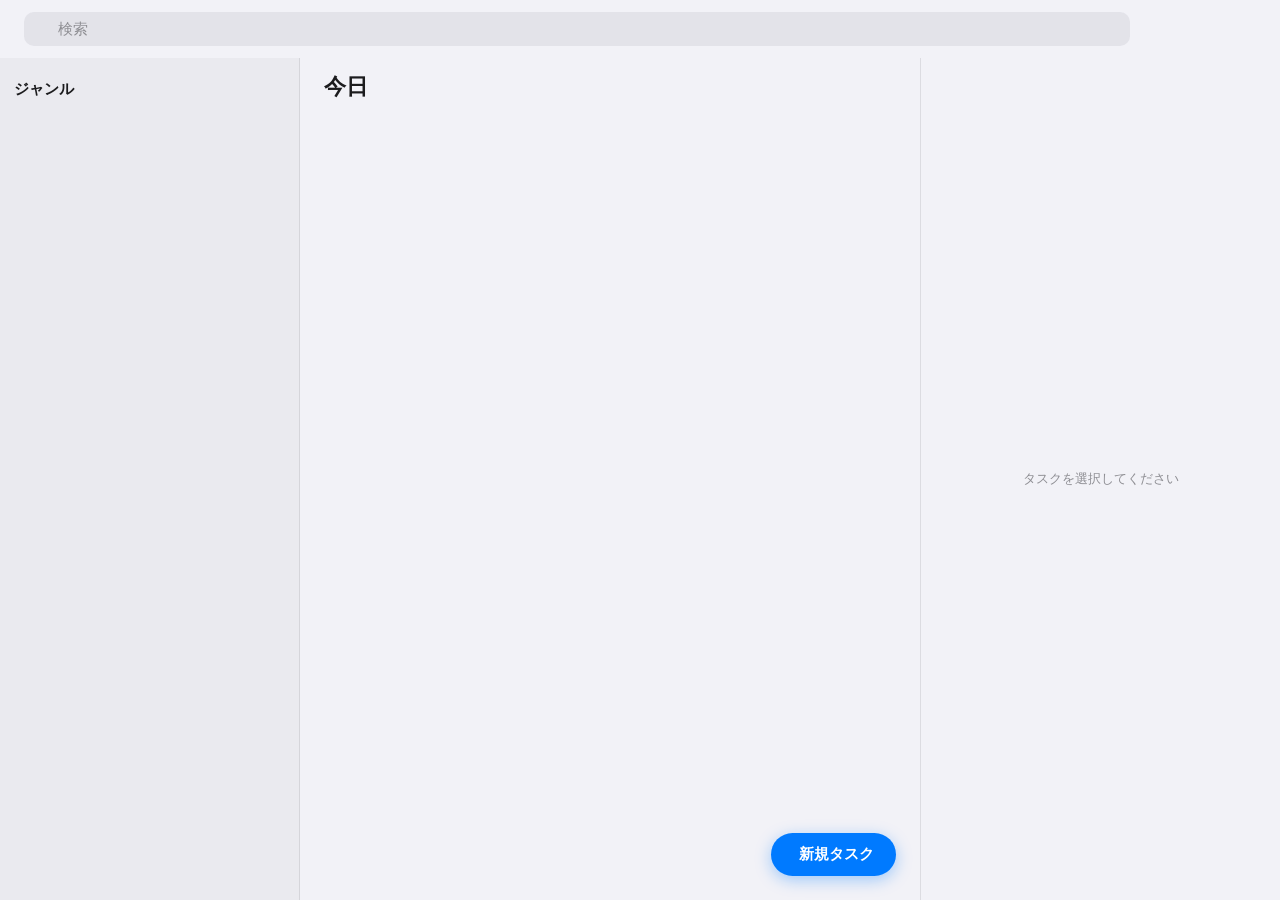
<file: web/index.html>
<!DOCTYPE html>
<html lang="ja">
<head>
<meta charset="UTF-8">
<meta name="viewport" content="width=device-width, initial-scale=1.0">
<title>タスク管理</title>
<link rel="stylesheet" href="css/app.css">
</head>
<body data-view="dashboard">

<div class="reminders-app">

  <!-- ===== 上部バー ===== -->
  <header class="top-bar">
    <div class="search-container" id="search-container">
      <span class="search-icon" id="search-icon"></span>
      <input type="text" id="search-input" class="search-input" placeholder="検索" autocomplete="off">
      <button class="search-clear" id="search-clear" title="クリア"></button>
    </div>
    <button class="bar-btn" id="filter-btn" title="絞り込み"></button>
    <button class="bar-btn" id="calendar-link" title="カレンダー（別ウィンドウ）"></button>
    <div class="menu-wrap">
      <button class="bar-btn" id="menu-btn" title="メニュー"></button>
      <div class="menu-pop" id="menu-pop">
        <button class="menu-item" id="manage-btn"><span id="manage-icon"></span>ジャンル・カテゴリ管理</button>
        <button class="menu-item" id="settings-btn"><span id="settings-icon"></span>設定</button>
      </div>
    </div>
  </header>

  <!-- ===== 絞り込みパネル ===== -->
  <div class="filter-panel" id="filter-panel">
    <div class="filter-grid">
      <label class="filter-field"><span>ジャンル</span><select id="f-genre"></select></label>
      <label class="filter-field"><span>カテゴリ</span><select id="f-category"></select></label>
      <label class="filter-field"><span>フラグ</span>
        <select id="f-priority">
          <option value="">すべて</option>
          <option value="1">フラグあり</option>
          <option value="0">フラグなし</option>
        </select>
      </label>
      <div class="filter-field filter-show">
        <span>ステータス</span>
        <div class="check-row">
          <label class="check-item">
            <input type="checkbox" id="f-show-pending"> 保留済のみ
          </label>
          <label class="check-item">
            <input type="checkbox" id="f-show-completed"> 実行済のみ
          </label>
        </div>
      </div>
      <div class="filter-field filter-range">
        <span>期限の範囲</span>
        <div class="range-row">
          <input type="date" id="f-due-from" aria-label="期限の開始">
          <span class="range-sep">〜</span>
          <input type="date" id="f-due-to" aria-label="期限の終了">
        </div>
      </div>
    </div>
    <div class="filter-actions">
      <button id="f-clear">条件をクリア</button>
    </div>
  </div>

  <!-- ===== ダッシュボード（狭い時は既定表示／広い時は常設サイドバー） ===== -->
  <div class="scroll-content" id="dashboard-view">
    <section class="smart-lists" id="smart-lists"></section>
    <section class="project-lists">
      <h3 class="section-title">ジャンル</h3>
      <div class="project-list-items" id="genre-list-items"></div>
    </section>
  </div>

  <!-- ===== タスク一覧 ===== -->
  <div class="task-list-view" id="task-list-view">
    <div class="list-header">
      <button class="back-btn" id="back-btn"><span id="back-icon"></span>リスト</button>
      <h2 class="list-title" id="list-title">今日</h2>
      <span class="list-count" id="list-count"></span>
      <button class="sort-btn" id="bulk-btn" title="選んだタスクをまとめて変更"></button>
      <button class="sort-btn" id="sort-btn" title="ドラッグで並び替え"></button>
    </div>
    <div class="active-filters" id="active-filters"></div>
    <div class="task-items">
      <div class="task-items-card" id="task-items-card"></div>
    </div>

    <!-- 一括変更モードの間だけ出す。「変更しない」の項目は各タスクのまま -->
    <div class="bulk-panel" id="bulk-panel">
      <div class="bulk-head">
        <span class="bulk-count" id="bulk-count"></span>
        <button class="bulk-link" id="bulk-all"></button>
        <span class="bulk-spacer"></span>
        <button class="bulk-link" id="bulk-cancel">やめる</button>
      </div>
      <div class="bulk-grid">
        <label class="bulk-field bulk-due"><span>期限</span>
          <select id="b-due">
            <option value="">変更しない</option>
            <option value="set">日付を指定</option>
            <option value="clear">期限なしにする</option>
          </select>
          <span class="bulk-dates" id="b-dates">
            <input type="date" id="b-start" title="開始日">
            <span>〜</span>
            <input type="date" id="b-end" title="終了日（空なら1日だけ）">
          </span>
        </label>
        <label class="bulk-field"><span>フラグ</span>
          <select id="b-flag">
            <option value="">変更しない</option>
            <option value="1">あり</option>
            <option value="0">なし</option>
          </select>
        </label>
        <label class="bulk-field"><span>ジャンル</span><select id="b-genre"></select></label>
        <label class="bulk-field"><span>カテゴリ</span><select id="b-cat"></select></label>
        <label class="bulk-field"><span>ステータス</span>
          <select id="b-status">
            <option value="">変更しない</option>
            <option value="active">未完了</option>
            <option value="pending">保留</option>
            <option value="completed">完了</option>
          </select>
        </label>
      </div>
    </div>
  </div>

  <!-- ===== FAB ===== -->
  <button class="fab" id="fab-add"><span id="fab-icon"></span><span class="fab-label">新規タスク</span></button>

  <!-- ===== 詳細（〜1023pxはボトムシート／1024px〜は右サイドの固定パネル） ===== -->
  <div class="detail-overlay" id="detail-overlay"></div>
  <div class="detail-panel" id="detail-panel">
    <div class="detail-header">
      <button class="detail-cancel" id="detail-cancel">キャンセル</button>
      <h3 id="detail-title">詳細</h3>
      <button class="detail-save" id="detail-save">完了</button>
    </div>
    <div class="detail-body">
      <textarea class="detail-textarea" id="d-content" placeholder="タスク内容"></textarea>
      <textarea class="detail-textarea" id="d-result" placeholder="結果メモ" style="min-height:60px"></textarea>

      <div class="detail-grouped">
        <div class="detail-row">
          <span id="i-date"></span>
          <span class="detail-row-label" id="d-date-label">期限</span>
          <input type="date" id="d-start">
          <button type="button" class="range-toggle-btn" id="d-range" title="期間で指定する"></button>
        </div>
        <div class="detail-row" id="d-end-row" style="display:none">
          <span id="i-date-end"></span>
          <span class="detail-row-label">終了日</span>
          <input type="date" id="d-end">
        </div>
        <div class="detail-row">
          <span id="i-flag"></span>
          <span class="detail-row-label">フラグ</span>
          <label class="ios-toggle">
            <input type="checkbox" id="d-priority"><span class="toggle-slider"></span>
          </label>
        </div>
        <div class="detail-row">
          <span id="i-genre"></span>
          <span class="detail-row-label">ジャンル</span>
          <select id="d-genre"></select>
        </div>
        <div class="detail-row">
          <span id="i-cat"></span>
          <span class="detail-row-label">カテゴリ</span>
          <select id="d-category"></select>
        </div>
        <div class="detail-row">
          <span id="i-status"></span>
          <span class="detail-row-label">ステータス</span>
          <select id="d-status">
            <option value="active">未完了</option>
            <option value="pending">保留</option>
            <option value="completed">完了</option>
          </select>
        </div>
      </div>

      <button class="detail-delete-btn" id="d-delete"><span id="i-trash"></span>タスクを削除</button>
      <div class="confirm-box" id="d-confirm">
        <p>このタスクを削除します。元に戻せません。</p>
        <div class="confirm-actions">
          <button id="d-confirm-no">やめる</button>
          <button id="d-confirm-yes" class="danger">削除する</button>
        </div>
      </div>
    </div>
  </div>
</div>

<!-- ===== ジャンル・カテゴリ管理 ===== -->
<!-- 一覧と編集の2ビューを data-mview で切り替える。
     改名に prompt() を使うと WebView2 では戻ってこないため、
     入力はすべてこのモーダルの中で行う。 -->
<div class="modal" id="manage-modal">
  <div class="modal-content" id="manage-content" data-mview="list">

    <div class="modal-header" data-mfor="list">
      <span style="width:52px"></span>
      <h2>ジャンル・カテゴリ管理</h2>
      <button class="modal-close" id="manage-close">完了</button>
    </div>

    <div class="modal-header" data-mfor="edit">
      <button class="modal-back" id="edit-back"><span id="edit-back-icon"></span>戻る</button>
      <h2 id="edit-title">編集</h2>
      <button class="modal-close" id="edit-save">保存</button>
    </div>

    <div class="modal-body" data-mfor="list">
      <div class="modal-panel">
        <span class="panel-title">ジャンル</span>
        <div class="panel-add-form">
          <input type="text" id="new-genre" class="panel-add-input" placeholder="新規ジャンル名">
          <button class="panel-add-btn" id="add-genre" title="追加"></button>
        </div>
        <ul class="panel-list" id="genre-panel"></ul>
        <p class="panel-hint">↑↓ で並び替え。鉛筆マークで名前と色を編集できます。</p>
      </div>
      <div class="modal-panel">
        <div style="display:flex;align-items:center">
          <span class="panel-title">カテゴリ</span>
          <span class="selected-customer-label" id="selected-genre-label"></span>
        </div>
        <div class="panel-add-form" id="cat-add-form" style="display:none">
          <input type="text" id="new-cat" class="panel-add-input" placeholder="新規カテゴリ名">
          <button class="panel-add-btn" id="add-cat" title="追加"></button>
        </div>
        <div class="panel-placeholder" id="cat-placeholder">ジャンルを選択してください</div>
        <ul class="panel-list" id="cat-panel" style="display:none"></ul>
      </div>
    </div>

    <div class="modal-edit" data-mfor="edit">
      <div class="edit-field">
        <label for="edit-name">名前</label>
        <input type="text" id="edit-name" autocomplete="off">
      </div>

      <div class="edit-field" id="edit-color-field">
        <label>色</label>
        <div class="color-row" id="edit-colors"></div>
      </div>

      <p class="edit-note" id="edit-note"></p>

      <div class="edit-danger">
        <button class="btn-wide-danger" id="edit-delete"><span id="edit-del-icon"></span>削除</button>
        <div class="confirm-box" id="edit-confirm">
          <p id="edit-confirm-text"></p>
          <div class="confirm-actions">
            <button id="edit-confirm-no">やめる</button>
            <button id="edit-confirm-yes" class="danger">削除する</button>
          </div>
        </div>
      </div>
    </div>

  </div>
</div>

<!-- ===== 設定 ===== -->
<div class="modal" id="settings-modal">
  <div class="modal-content settings-content">
    <div class="modal-header">
      <button class="modal-back" id="settings-cancel">キャンセル</button>
      <h2>設定</h2>
      <button class="modal-close" id="settings-save">保存</button>
    </div>

    <div class="settings-body">
      <section class="settings-group">
        <h3>バックアップ</h3>
        <div class="settings-card">
          <label class="settings-row">
            <span class="settings-label">起動時にバックアップする</span>
            <input type="checkbox" class="switch" id="s-backup-enabled">
          </label>
          <div class="settings-row stack">
            <span class="settings-label">保存先フォルダ</span>
            <div class="path-field">
              <input type="text" id="s-backup-dir" autocomplete="off">
              <button class="path-btn" data-browse="s-backup-dir">参照</button>
            </div>
          </div>
          <label class="settings-row">
            <span class="settings-label">残す世代数</span>
            <span class="num-field"><input type="number" id="s-backup-keep" min="1" max="100">世代</span>
          </label>
          <div class="settings-row">
            <span class="settings-hint">1日1ファイル（todo_YYYYMMDD.db）。同じ日は上書きします。</span>
            <button class="settings-action" id="s-backup-now">今すぐバックアップ</button>
          </div>
        </div>
      </section>

      <section class="settings-group">
        <h3>期限の通知</h3>
        <div class="settings-card">
          <label class="settings-row">
            <span class="settings-label">起動時に通知する</span>
            <input type="checkbox" class="switch" id="s-notify-startup">
          </label>
          <label class="settings-row">
            <span class="settings-label">定期的に通知する間隔</span>
            <span class="num-field"><input type="number" id="s-notify-interval" min="0" max="1440">分</span>
          </label>
          <label class="settings-row">
            <span class="settings-label">今日が期限のタスクも含める</span>
            <input type="checkbox" class="switch" id="s-notify-today">
          </label>
          <label class="settings-row">
            <span class="settings-label">自動で閉じるまで</span>
            <span class="num-field"><input type="number" id="s-notify-close" min="0" max="600">秒</span>
          </label>
          <div class="settings-row">
            <span class="settings-hint">間隔・秒数は 0 にすると「しない」。</span>
            <button class="settings-action" id="s-notify-test">いま通知する</button>
          </div>
        </div>
      </section>

      <section class="settings-group">
        <h3>CSV取込</h3>
        <div class="settings-card">
          <div class="settings-row stack">
            <span class="settings-label">取込フォルダ</span>
            <div class="path-field">
              <input type="text" id="s-import-dir" autocomplete="off">
              <button class="path-btn" data-browse="s-import-dir">参照</button>
            </div>
          </div>
          <div class="settings-row">
            <span class="settings-hint">起動時にこのフォルダの .csv を取り込みます。</span>
            <button class="settings-action" id="s-import-now">いま取り込む</button>
          </div>
        </div>
      </section>

      <p class="settings-error" id="settings-error"></p>
    </div>
  </div>
</div>

<div class="toast" id="toast"></div>

<script src="js/icons.js"></script>
<script src="js/api.js"></script>
<script src="js/app.js"></script>
</body>
</html>
</file>
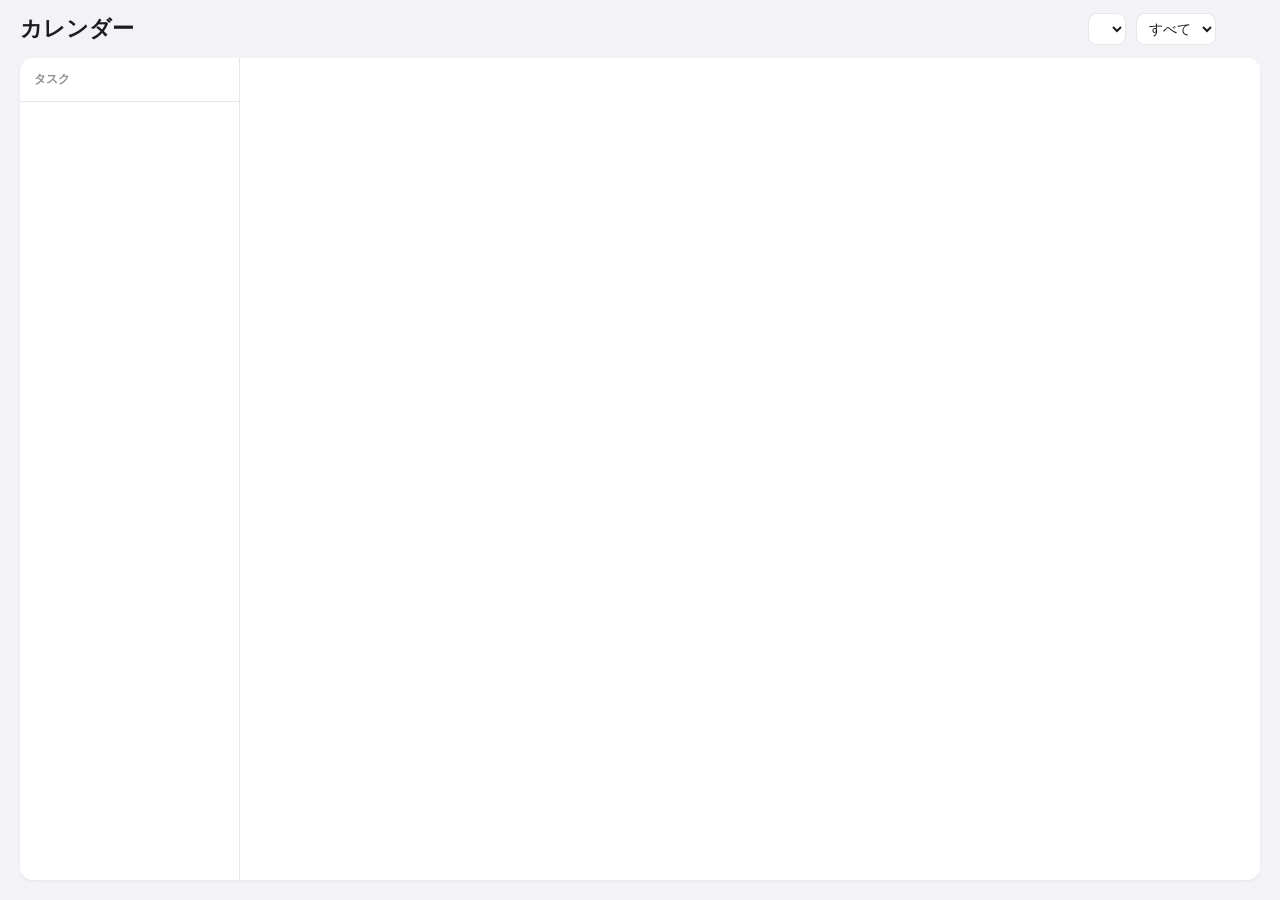
<file: web/calendar.html>
<!DOCTYPE html>
<html lang="ja">
<head>
<meta charset="UTF-8">
<meta name="viewport" content="width=device-width, initial-scale=1.0">
<title>カレンダー｜タスク管理</title>
<link rel="stylesheet" href="css/app.css">
</head>
<body>

<div class="cal-page">
  <div class="cal-header">
    <button class="back-btn" id="back-btn"><span id="back-icon"></span>閉じる</button>
    <h1>カレンダー</h1>
    <select id="genre-filter"></select>
    <select id="status-filter">
      <option value="">すべて</option>
      <option value="active">未完了</option>
      <option value="pending">保留</option>
      <option value="completed">完了</option>
    </select>
    <button class="bar-btn" id="today-btn" title="今日へ"></button>
  </div>

  <div class="cal-body">
    <div class="cal-labels">
      <div class="cal-labels-head">タスク</div>
      <div class="cal-labels-body" id="cal-labels"></div>
    </div>
    <div class="cal-scroll" id="cal-scroll">
      <div class="cal-grid">
        <div class="cal-dates" id="cal-dates"></div>
        <div class="cal-rows" id="cal-rows"></div>
      </div>
    </div>
  </div>
</div>

<div class="cal-tooltip" id="tooltip"></div>

<script src="js/icons.js"></script>
<script src="js/api.js"></script>
<script src="js/calendar.js"></script>
</body>
</html>
</file>
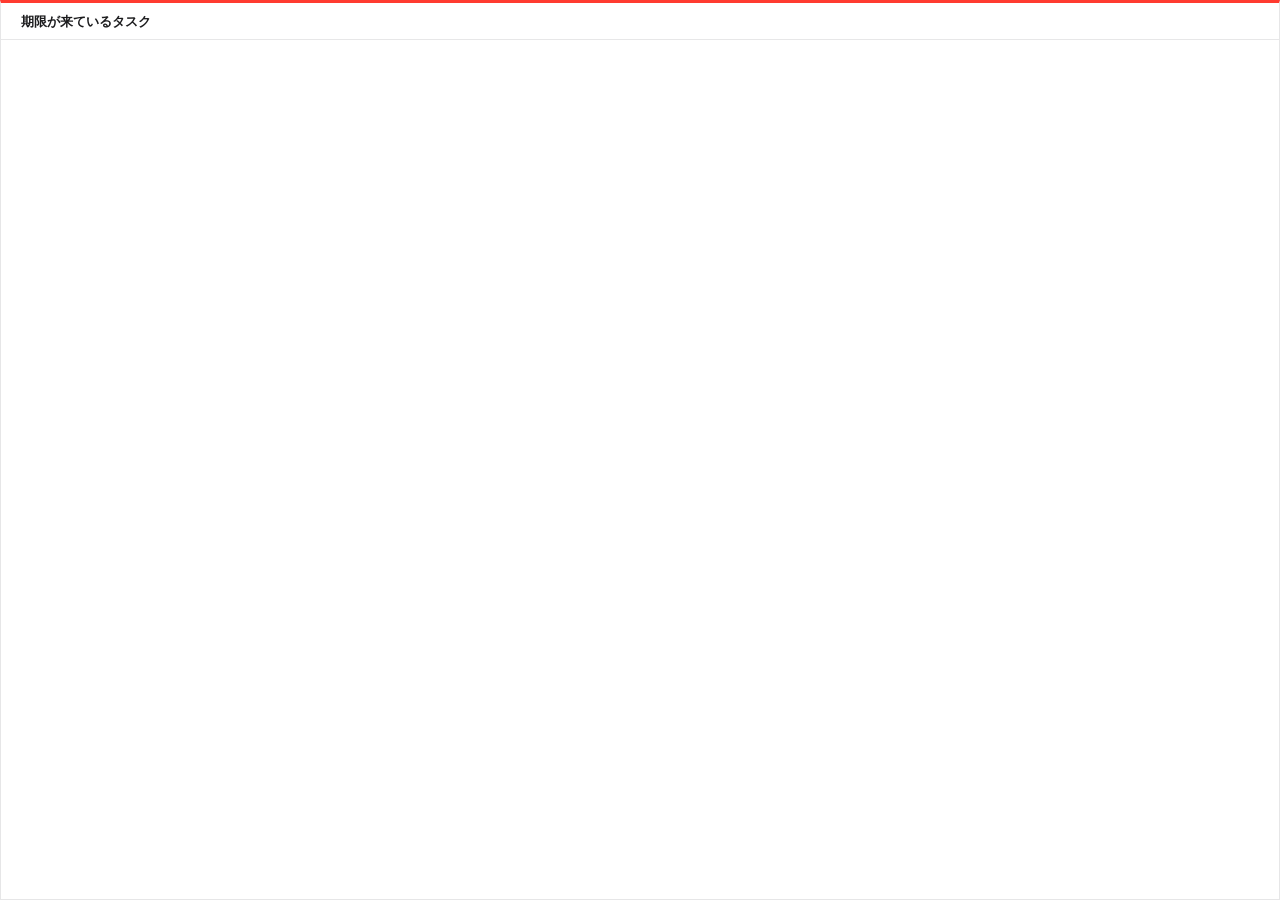
<file: web/notify.html>
<!DOCTYPE html>
<html lang="ja">
<head>
<meta charset="UTF-8">
<meta name="viewport" content="width=device-width, initial-scale=1.0">
<title>期限のお知らせ｜タスク管理</title>
<link rel="stylesheet" href="css/app.css">
</head>
<body class="notify-page">

<div class="notify">
  <div class="notify-head">
    <span class="notify-icon" id="notify-icon"></span>
    <span class="notify-title" id="notify-title">期限が来ているタスク</span>
    <button class="notify-close" id="notify-close" title="閉じる"></button>
  </div>
  <div class="notify-list" id="notify-list"></div>
</div>

<script src="js/icons.js"></script>
<script src="js/api.js"></script>
<script src="js/notify.js"></script>
</body>
</html>
</file>
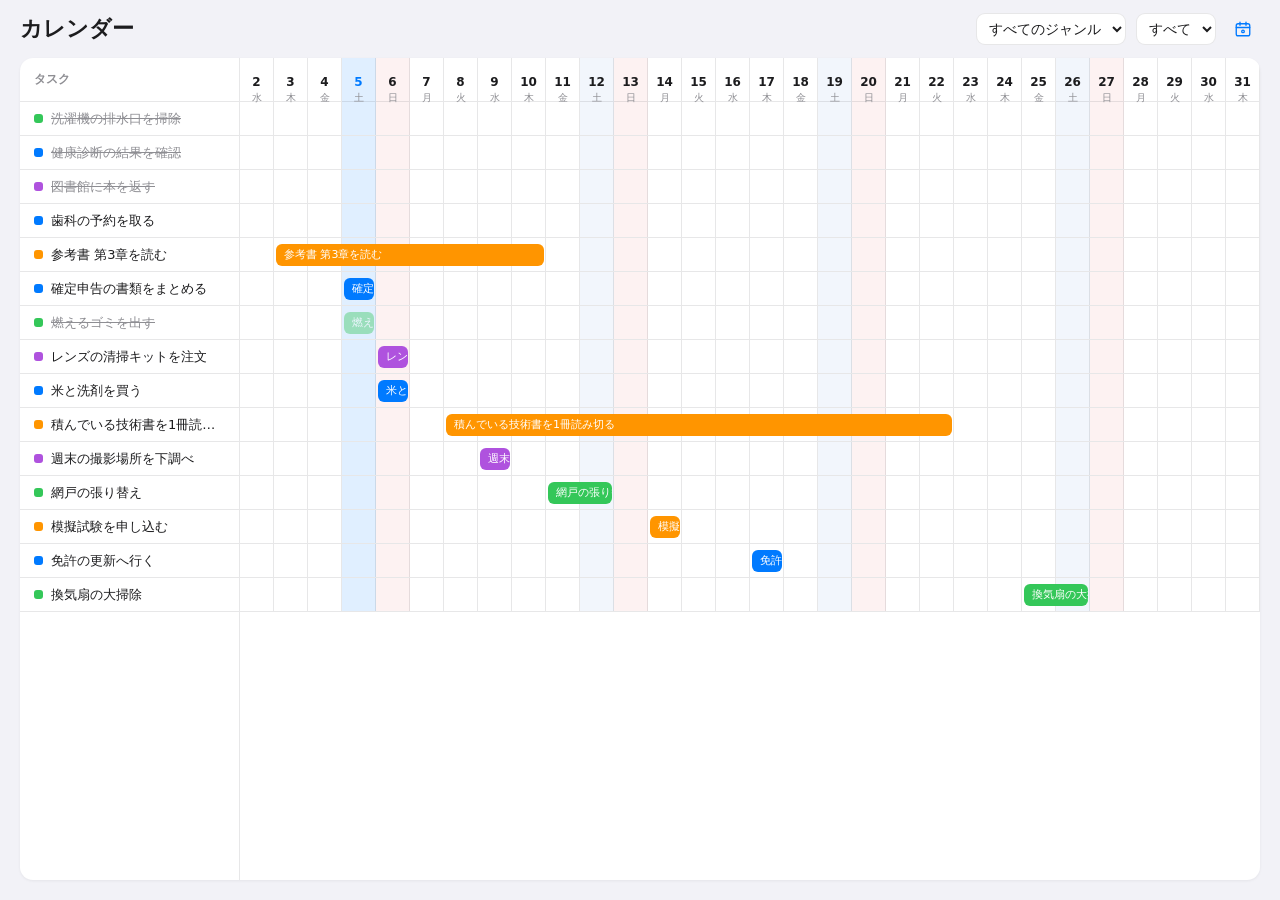
<file: .doc/mock/calendar.html>
<!DOCTYPE html>
<html lang="ja">
<head>
<meta charset="UTF-8">
<meta name="viewport" content="width=device-width, initial-scale=1.0">
<title>カレンダー｜タスク管理</title>
<link rel="stylesheet" href="css/app.css">
</head>
<body>

<div class="cal-page">
  <div class="cal-header">
    <button class="back-btn" id="back-btn"><span id="back-icon"></span>リスト</button>
    <h1>カレンダー</h1>
    <select id="genre-filter"></select>
    <select id="status-filter">
      <option value="">すべて</option>
      <option value="active">未完了</option>
      <option value="pending">保留</option>
      <option value="completed">完了</option>
    </select>
    <button class="bar-btn" id="today-btn" title="今日へ"></button>
  </div>

  <div class="cal-body">
    <div class="cal-labels">
      <div class="cal-labels-head">タスク</div>
      <div class="cal-labels-body" id="cal-labels"></div>
    </div>
    <div class="cal-scroll" id="cal-scroll">
      <div class="cal-grid">
        <div class="cal-dates" id="cal-dates"></div>
        <div class="cal-rows" id="cal-rows"></div>
      </div>
    </div>
  </div>
</div>

<div class="cal-tooltip" id="tooltip"></div>

<script src="js/mock-data.js"></script>
<script src="js/calendar.js"></script>
</body>
</html>
</file>
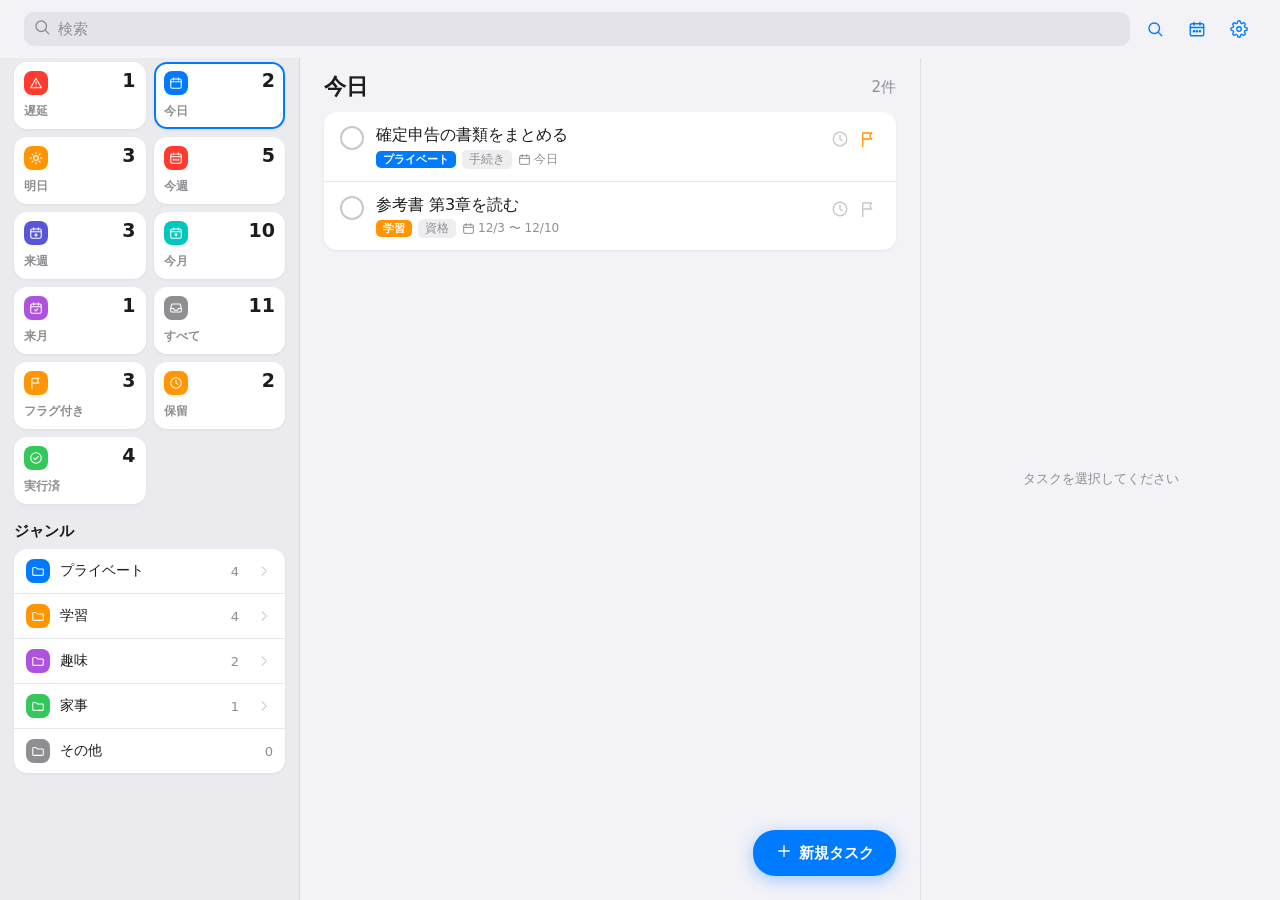
<file: .doc/mock/main.html>
<!DOCTYPE html>
<html lang="ja">
<head>
<meta charset="UTF-8">
<meta name="viewport" content="width=device-width, initial-scale=1.0">
<title>タスク管理</title>
<link rel="stylesheet" href="css/app.css">
</head>
<body data-view="dashboard">

<div class="reminders-app">

  <!-- ===== 上部バー ===== -->
  <header class="top-bar">
    <div class="search-container" id="search-container">
      <span class="search-icon" id="search-icon"></span>
      <input type="text" id="search-input" class="search-input" placeholder="検索" autocomplete="off">
      <button class="search-clear" id="search-clear" title="クリア"></button>
    </div>
    <button class="bar-btn" id="filter-btn" title="絞り込み"></button>
    <a class="bar-btn" href="calendar.html" id="calendar-link" title="カレンダー"></a>
    <button class="bar-btn" id="manage-btn" title="ジャンル・カテゴリ管理"></button>
  </header>

  <!-- ===== 絞り込みパネル ===== -->
  <div class="filter-panel" id="filter-panel">
    <div class="filter-grid">
      <label class="filter-field"><span>ジャンル</span><select id="f-genre"></select></label>
      <label class="filter-field"><span>カテゴリ</span><select id="f-category"></select></label>
      <label class="filter-field"><span>フラグ</span>
        <select id="f-priority">
          <option value="">すべて</option>
          <option value="1">フラグあり</option>
          <option value="0">フラグなし</option>
        </select>
      </label>
      <div class="filter-field filter-show">
        <span>ステータス</span>
        <div class="check-row">
          <label class="check-item">
            <input type="checkbox" id="f-show-pending"> 保留済のみ
          </label>
          <label class="check-item">
            <input type="checkbox" id="f-show-completed"> 実行済のみ
          </label>
        </div>
      </div>
      <div class="filter-field filter-range">
        <span>期限の範囲</span>
        <div class="range-row">
          <input type="date" id="f-due-from" aria-label="期限の開始">
          <span class="range-sep">〜</span>
          <input type="date" id="f-due-to" aria-label="期限の終了">
        </div>
      </div>
    </div>
    <div class="filter-actions">
      <button id="f-clear">条件をクリア</button>
    </div>
  </div>

  <!-- ===== ダッシュボード（狭い時は既定表示／広い時は常設サイドバー） ===== -->
  <div class="scroll-content" id="dashboard-view">
    <section class="smart-lists" id="smart-lists"></section>
    <section class="project-lists">
      <h3 class="section-title">ジャンル</h3>
      <div class="project-list-items" id="genre-list-items"></div>
    </section>
  </div>

  <!-- ===== タスク一覧 ===== -->
  <div class="task-list-view" id="task-list-view">
    <div class="list-header">
      <button class="back-btn" id="back-btn"><span id="back-icon"></span>リスト</button>
      <h2 class="list-title" id="list-title">今日</h2>
      <span class="list-count" id="list-count"></span>
    </div>
    <div class="active-filters" id="active-filters"></div>
    <div class="task-items">
      <div class="task-items-card" id="task-items-card"></div>
    </div>
  </div>

  <!-- ===== FAB ===== -->
  <button class="fab" id="fab-add"><span id="fab-icon"></span><span class="fab-label">新規タスク</span></button>

  <!-- ===== 詳細（〜1023pxはボトムシート／1024px〜は右サイドの固定パネル） ===== -->
  <div class="detail-overlay" id="detail-overlay"></div>
  <div class="detail-panel" id="detail-panel">
    <div class="detail-header">
      <button class="detail-cancel" id="detail-cancel">キャンセル</button>
      <h3 id="detail-title">詳細</h3>
      <button class="detail-save" id="detail-save">完了</button>
    </div>
    <div class="detail-body">
      <textarea class="detail-textarea" id="d-content" placeholder="タスク内容"></textarea>
      <textarea class="detail-textarea" id="d-result" placeholder="結果メモ" style="min-height:60px"></textarea>

      <div class="detail-grouped">
        <div class="detail-row">
          <span id="i-date"></span>
          <span class="detail-row-label" id="d-date-label">期限</span>
          <input type="date" id="d-start">
          <button type="button" class="range-toggle-btn" id="d-range" title="期間で指定する"></button>
        </div>
        <div class="detail-row" id="d-end-row" style="display:none">
          <span id="i-date-end"></span>
          <span class="detail-row-label">終了日</span>
          <input type="date" id="d-end">
        </div>
        <div class="detail-row">
          <span id="i-flag"></span>
          <span class="detail-row-label">フラグ</span>
          <label class="ios-toggle">
            <input type="checkbox" id="d-priority"><span class="toggle-slider"></span>
          </label>
        </div>
        <div class="detail-row">
          <span id="i-genre"></span>
          <span class="detail-row-label">ジャンル</span>
          <select id="d-genre"></select>
        </div>
        <div class="detail-row">
          <span id="i-cat"></span>
          <span class="detail-row-label">カテゴリ</span>
          <select id="d-category"></select>
        </div>
        <div class="detail-row">
          <span id="i-status"></span>
          <span class="detail-row-label">ステータス</span>
          <select id="d-status">
            <option value="active">未完了</option>
            <option value="pending">保留</option>
            <option value="completed">完了</option>
          </select>
        </div>
      </div>

      <button class="detail-delete-btn" id="d-delete"><span id="i-trash"></span>タスクを削除</button>
    </div>
  </div>
</div>

<!-- ===== ジャンル・カテゴリ管理 ===== -->
<!-- 一覧と編集の2ビューを data-mview で切り替える。
     改名に prompt() を使うと WebView2 では戻ってこないため、
     入力はすべてこのモーダルの中で行う。 -->
<div class="modal" id="manage-modal">
  <div class="modal-content" id="manage-content" data-mview="list">

    <div class="modal-header" data-mfor="list">
      <span style="width:52px"></span>
      <h2>ジャンル・カテゴリ管理</h2>
      <button class="modal-close" id="manage-close">完了</button>
    </div>

    <div class="modal-header" data-mfor="edit">
      <button class="modal-back" id="edit-back"><span id="edit-back-icon"></span>戻る</button>
      <h2 id="edit-title">編集</h2>
      <button class="modal-close" id="edit-save">保存</button>
    </div>

    <div class="modal-body" data-mfor="list">
      <div class="modal-panel">
        <span class="panel-title">ジャンル</span>
        <div class="panel-add-form">
          <input type="text" id="new-genre" class="panel-add-input" placeholder="新規ジャンル名">
          <button class="panel-add-btn" id="add-genre" title="追加"></button>
        </div>
        <ul class="panel-list" id="genre-panel"></ul>
        <p class="panel-hint">↑↓ で並び替え。鉛筆マークで名前と色を編集できます。</p>
      </div>
      <div class="modal-panel">
        <div style="display:flex;align-items:center">
          <span class="panel-title">カテゴリ</span>
          <span class="selected-customer-label" id="selected-genre-label"></span>
        </div>
        <div class="panel-add-form" id="cat-add-form" style="display:none">
          <input type="text" id="new-cat" class="panel-add-input" placeholder="新規カテゴリ名">
          <button class="panel-add-btn" id="add-cat" title="追加"></button>
        </div>
        <div class="panel-placeholder" id="cat-placeholder">ジャンルを選択してください</div>
        <ul class="panel-list" id="cat-panel" style="display:none"></ul>
      </div>
    </div>

    <div class="modal-edit" data-mfor="edit">
      <div class="edit-field">
        <label for="edit-name">名前</label>
        <input type="text" id="edit-name" autocomplete="off">
      </div>

      <div class="edit-field" id="edit-color-field">
        <label>色</label>
        <div class="color-row" id="edit-colors"></div>
      </div>

      <p class="edit-note" id="edit-note"></p>

      <div class="edit-danger">
        <button class="btn-wide-danger" id="edit-delete"><span id="edit-del-icon"></span>削除</button>
        <div class="confirm-box" id="edit-confirm">
          <p id="edit-confirm-text"></p>
          <div class="confirm-actions">
            <button id="edit-confirm-no">やめる</button>
            <button id="edit-confirm-yes" class="danger">削除する</button>
          </div>
        </div>
      </div>
    </div>

  </div>
</div>

<div class="toast" id="toast"></div>

<script src="js/mock-data.js"></script>
<script src="js/main.js"></script>
</body>
</html>
</file>
<file: web/css/app.css>
/* ============================================================
   Todoアプリ 画面モック
   移植元 public/electron-app.css のデザイン（iOSリマインダー風）を踏襲し、
   ウィンドウ幅・高さの縮小に耐えるようレスポンシブを追加したもの。
   本番 web/css/app.css の元になる。
   オフライン動作前提のため外部CDN・Webフォント・アイコンフォントは使わない
   （アイコンはインラインSVGで描く）。
   ============================================================ */

:root {
  /* iOS システムカラー（移植元と同一） */
  --ios-blue:   #007AFF;
  --ios-green:  #34C759;
  --ios-orange: #FF9500;
  --ios-red:    #FF3B30;
  --ios-purple: #AF52DE;
  --ios-indigo: #5856D6;
  --ios-teal:   #00C7BE;
  --ios-gray:   #8E8E93;

  /* 背景 */
  --bg-grouped: #F2F2F7;
  --bg-card:    #FFFFFF;
  --bg-search:  rgba(118, 118, 128, .12);

  /* 文字 */
  --text-primary:     #1C1C1E;
  --text-secondary:   #3C3C43;
  --text-tertiary:    #8E8E93;
  --text-placeholder: #C7C7CC;

  --separator: rgba(60, 60, 67, .12);

  --radius-card:   13px;
  --radius-search: 10px;
  --radius-fab:    22px;

  /* アプリ本体の横幅。レスポンシブの基準 */
  --app-max: 640px;

  --font: -apple-system, "Segoe UI", "Yu Gothic UI", "Meiryo",
          "Hiragino Sans", system-ui, sans-serif;
}

* { margin: 0; padding: 0; box-sizing: border-box; }

body {
  font-family: var(--font);
  background: var(--bg-grouped);
  color: var(--text-primary);
  height: 100vh;
  overflow: hidden;
  -webkit-font-smoothing: antialiased;
}

button, input, select, textarea { font-family: inherit; color: inherit; }
button { cursor: pointer; background: none; border: none; }

/* インラインSVGアイコンの既定サイズ */
.ic { width: 18px; height: 18px; flex-shrink: 0; }

/* ============================================================
   アプリ枠
   ============================================================ */

.reminders-app {
  height: 100vh;
  max-width: var(--app-max);
  margin: 0 auto;
  display: flex;
  flex-direction: column;
  overflow: hidden;
  position: relative;
}

/* ============================================================
   上部バー
   ============================================================ */

.top-bar {
  flex-shrink: 0;
  display: flex;
  align-items: center;
  gap: 8px;
  padding: 12px 20px;
  background: var(--bg-grouped);
}

.search-container { flex: 1; position: relative; min-width: 0; }

.search-container .search-icon {
  position: absolute;
  left: 9px;
  top: 50%;
  transform: translateY(-50%);
  color: var(--text-tertiary);
  pointer-events: none;
}

.search-input {
  width: 100%;
  padding: 8px 30px 8px 34px;
  border: none;
  border-radius: var(--radius-search);
  background: var(--bg-search);
  font-size: 15px;
  outline: none;
}

.search-input::placeholder { color: var(--text-tertiary); }

.search-clear {
  position: absolute;
  right: 6px;
  top: 50%;
  transform: translateY(-50%);
  color: var(--text-tertiary);
  display: none;
  padding: 2px;
  line-height: 0;
}

.search-container.filled .search-clear { display: block; }

.bar-btn {
  width: 34px;
  height: 34px;
  border-radius: 9px;
  display: grid;
  place-items: center;
  color: var(--ios-blue);
  flex-shrink: 0;
  text-decoration: none;
}

.bar-btn:hover { background: rgba(0, 122, 255, .09); }

/* ---- 歯車メニュー ---- */
.menu-wrap { position: relative; flex-shrink: 0; }
.menu-pop {
  display: none;
  position: absolute;
  top: 40px;
  right: 0;
  min-width: 220px;
  padding: 6px;
  background: var(--bg-card);
  border-radius: 12px;
  box-shadow: 0 10px 30px rgba(0, 0, 0, .18);
  z-index: 120;
}
.menu-pop.open { display: block; }
.menu-item {
  display: flex;
  align-items: center;
  gap: 10px;
  width: 100%;
  padding: 9px 10px;
  border-radius: 8px;
  font-size: 14px;
  text-align: left;
  white-space: nowrap;
}
.menu-item:hover { background: var(--bg-grouped); }
.menu-item span { display: flex; color: var(--ios-blue); }
.bar-btn.on { background: var(--ios-blue); color: #fff; }

.bar-btn .dotmark {
  position: absolute;
  margin: -14px 0 0 14px;
  width: 7px;
  height: 7px;
  border-radius: 50%;
  background: var(--ios-red);
}

/* ============================================================
   絞り込みパネル
   ============================================================ */

.filter-panel {
  flex-shrink: 0;
  display: none;
  background: var(--bg-card);
  border-radius: var(--radius-card);
  margin: 0 20px 10px;
  padding: 12px 14px;
  box-shadow: 0 1px 3px rgba(0, 0, 0, .06);
}

.filter-panel.open { display: block; }

.filter-grid {
  display: grid;
  grid-template-columns: repeat(auto-fit, minmax(150px, 1fr));
  gap: 10px 12px;
}

.filter-field { min-width: 0; }

.filter-field > span {
  display: block;
  font-size: 11px;
  font-weight: 600;
  color: var(--text-tertiary);
  margin-bottom: 3px;
}

.filter-field select,
.filter-field input {
  width: 100%;
  padding: 6px 8px;
  border: 1px solid var(--separator);
  border-radius: 8px;
  background: var(--bg-card);
  font-size: 14px;
  outline: none;
}

.filter-field select:focus,
.filter-field input:focus { border-color: var(--ios-blue); }

/* 期限の範囲・表示可否は1組として扱うため、2列分を使う */
.filter-range,
.filter-show { grid-column: span 2; }

.check-row {
  display: flex;
  flex-wrap: wrap;
  gap: 6px 16px;
  padding-top: 3px;
}

.check-item {
  display: inline-flex;
  align-items: center;
  gap: 6px;
  font-size: 13.5px;
  cursor: pointer;
  white-space: nowrap;
}

.check-item input { width: auto; accent-color: var(--ios-blue); }

.range-row { display: flex; align-items: center; gap: 6px; }
.range-row input { flex: 1; min-width: 0; }
.range-sep { color: var(--text-tertiary); flex-shrink: 0; font-size: 13px; }

/* 1列しか取れない幅では span 2 を解除する */
@media (max-width: 360px) {
  .filter-range,
  .filter-show { grid-column: auto; }
}

.filter-actions {
  display: flex;
  gap: 8px;
  margin-top: 12px;
}

.filter-actions button {
  flex: 1;
  padding: 8px;
  border-radius: 9px;
  font-size: 14px;
  font-weight: 600;
  background: var(--bg-search);
  color: var(--ios-blue);
}

/* 適用中の条件チップ */

.active-filters {
  display: flex;
  flex-wrap: wrap;
  gap: 6px;
  padding: 0 20px 10px;
}

.active-filters:empty { display: none; }

.chip {
  display: inline-flex;
  align-items: center;
  gap: 5px;
  background: var(--bg-card);
  border: 1px solid var(--separator);
  border-radius: 14px;
  padding: 3px 6px 3px 10px;
  font-size: 12px;
  color: var(--text-secondary);
}

.chip b { font-weight: 600; color: var(--text-primary); }
.chip button { color: var(--text-tertiary); line-height: 0; padding: 2px; }
.chip button:hover { color: var(--ios-red); }

/* ============================================================
   ダッシュボード
   ============================================================ */

.scroll-content {
  flex: 1;
  overflow-y: auto;
  padding: 4px 20px 100px;
}

/* スマートカード。auto-fit により幅に応じて 3→2→1 列へ自然に落ちる
   （640px では移植元と同じ3列になる） */
.smart-lists {
  display: grid;
  grid-template-columns: repeat(auto-fit, minmax(170px, 1fr));
  gap: 10px;
  margin-bottom: 24px;
}

.smart-card {
  background: var(--bg-card);
  border-radius: var(--radius-card);
  padding: 12px 14px;
  cursor: pointer;
  transition: transform .1s, box-shadow .15s;
  box-shadow: 0 1px 3px rgba(0, 0, 0, .06);
  text-align: left;
  width: 100%;
}

.smart-card:hover { transform: translateY(-1px); box-shadow: 0 4px 12px rgba(0, 0, 0, .10); }
.smart-card:active { transform: scale(.98); }

.smart-card-header {
  display: flex;
  align-items: flex-start;
  justify-content: space-between;
  margin-bottom: 8px;
}

.smart-icon {
  width: 30px;
  height: 30px;
  border-radius: 8px;
  display: grid;
  place-items: center;
  color: #fff;
}

.smart-count {
  font-size: 26px;
  font-weight: 700;
  line-height: 1;
  font-variant-numeric: tabular-nums;
}

.smart-label {
  font-size: 14px;
  font-weight: 600;
  color: var(--text-tertiary);
}

.section-title {
  font-size: 22px;
  font-weight: 700;
  margin-bottom: 12px;
}

/* ジャンルリスト */

.project-list-items {
  background: var(--bg-card);
  border-radius: var(--radius-card);
  box-shadow: 0 1px 3px rgba(0, 0, 0, .06);
  overflow: hidden;
}

.project-row {
  display: flex;
  align-items: center;
  padding: 14px 16px;
  cursor: pointer;
  transition: background .1s;
  gap: 12px;
  width: 100%;
  text-align: left;
}

.project-row:not(:last-child) { border-bottom: 1px solid var(--separator); }
.project-row:hover  { background: rgba(0, 0, 0, .03); }
.project-row:active { background: rgba(0, 0, 0, .06); }

.project-dot {
  width: 30px;
  height: 30px;
  border-radius: 8px;
  flex-shrink: 0;
  display: grid;
  place-items: center;
  color: #fff;
}

.project-name {
  flex: 1;
  font-size: 16px;
  font-weight: 500;
  min-width: 0;
  overflow: hidden;
  text-overflow: ellipsis;
  white-space: nowrap;
}

.project-count {
  font-size: 16px;
  color: var(--text-tertiary);
  font-weight: 500;
}

.project-row .caret {
  color: var(--text-placeholder);
  width: 14px;
  height: 14px;
  transition: transform .15s;
}

.project-row .caret.open { transform: rotate(90deg); }

/* 展開トグルは行本体より広めの当たり判定を持たせる */
.caret-wrap {
  display: grid;
  place-items: center;
  padding: 6px 2px 6px 8px;
  margin: -6px 0;
}

/* ジャンル配下のカテゴリ行 */

.category-row { padding-left: 58px; }
.category-row .project-name { font-size: 15px; color: var(--text-secondary); }

.project-empty, .task-empty {
  padding: 26px 20px;
  text-align: center;
  color: var(--text-tertiary);
  font-size: 14px;
}

/* ============================================================
   タスク一覧ビュー
   ============================================================ */

.task-list-view {
  flex: 1;
  display: flex;
  flex-direction: column;
  overflow: hidden;
}

.list-header {
  flex-shrink: 0;
  display: flex;
  align-items: center;
  padding: 10px 20px 14px;
  gap: 12px;
}

.back-btn {
  color: var(--ios-blue);
  font-size: 15px;
  font-weight: 500;
  display: flex;
  align-items: center;
  gap: 2px;
  flex-shrink: 0;
}

.list-title {
  font-size: 22px;
  font-weight: 700;
  flex: 1;
  min-width: 0;
  overflow: hidden;
  text-overflow: ellipsis;
  white-space: nowrap;
}

.list-count { font-size: 15px; color: var(--text-tertiary); flex-shrink: 0; }

/* 並び替えモードの切り替え。ON の間は「完了」に変わる */
.sort-btn {
  flex-shrink: 0;
  display: inline-flex;
  align-items: center;
  gap: 4px;
  color: var(--ios-blue);
  font-size: 15px;
  font-weight: 500;
  padding: 4px 10px;
  border-radius: 8px;
}
.sort-btn .ic { width: 16px; height: 16px; }
.sort-btn:hover { background: rgba(0, 122, 255, .08); }
.sort-btn.on { background: var(--ios-blue); color: #fff; font-weight: 600; }

/* 並び替えモード：つまみだけを出し、他の操作は隠す */
.task-grip {
  display: none;
  width: 32px;
  height: 32px;
  margin: -4px -6px -4px 0;
  place-items: center;
  color: var(--text-tertiary);
  cursor: grab;
  touch-action: none;
}
.task-grip .ic { width: 20px; height: 20px; fill: currentColor; }
.sorting .task-grip { display: grid; }
.sorting .task-toggle { display: none; }
.sorting .task-circle,
.sorting .task-body { cursor: default; pointer-events: none; }
.sorting .task-row { user-select: none; }

.task-row.dragging {
  position: relative;
  z-index: 1;
  background: var(--bg-card);
  box-shadow: 0 6px 20px rgba(0, 0, 0, .18);
  opacity: .95;
}
.is-dragging, .is-dragging * { cursor: grabbing !important; }

/* 並び替えモード中に動かした行（「完了」で登録するまで残す） */
.sorting .task-row.moved {
  background: rgba(0, 122, 255, .16);
  box-shadow: inset 4px 0 0 var(--ios-blue);
}
.sorting .task-row.moved .task-grip { color: var(--ios-blue); }

.task-items { flex: 1; overflow-y: auto; padding: 0 20px 100px; }

/* ---- 一括変更モード：行を押すと選択。保留・フラグのトグルは隠す ---- */
.bulk .task-toggle { display: none; }
.bulk .task-row { cursor: pointer; user-select: none; }
.bulk .task-body { pointer-events: none; }
.bulk .task-row.picked {
  background: rgba(0, 122, 255, .12);
  box-shadow: inset 4px 0 0 var(--ios-blue);
}
.bulk .task-items { padding-bottom: 16px; }
.is-bulk .fab { display: none; }

.bulk-panel {
  display: none;
  flex-shrink: 0;
  margin: 0 20px 16px;
  padding: 10px 14px 12px;
  background: var(--bg-card);
  border-radius: var(--radius-card);
  box-shadow: 0 -2px 14px rgba(0, 0, 0, .10);
}
.bulk .bulk-panel { display: block; }

.bulk-head { display: flex; align-items: center; gap: 12px; margin-bottom: 8px; }
.bulk-count { font-size: 14px; font-weight: 700; }
.bulk-spacer { flex: 1; }
.bulk-link { font-size: 13px; color: var(--ios-blue); }
.bulk-link:hover { text-decoration: underline; }

.bulk-grid {
  display: grid;
  grid-template-columns: repeat(auto-fill, minmax(150px, 1fr));
  gap: 8px 10px;
}
.bulk-field { display: flex; flex-direction: column; gap: 3px; min-width: 0; }
.bulk-field > span:first-child { font-size: 11px; font-weight: 700; color: var(--text-tertiary); }
.bulk-field select,
.bulk-field input[type="date"] {
  width: 100%;
  min-width: 0;
  padding: 6px 8px;
  border: 1px solid var(--separator);
  border-radius: 8px;
  background: var(--bg-card);
  font-size: 13px;
  outline: none;
}
.bulk-field select:focus,
.bulk-field input:focus { border-color: var(--ios-blue); }
/* 期限は日付2つを並べるので1行ぶん取る */
.bulk-due { grid-column: 1 / -1; }
.bulk-due select { max-width: 200px; }
.bulk-dates { display: flex; align-items: center; gap: 6px; font-size: 13px; color: var(--text-tertiary); }
.bulk-dates input[type="date"] { flex: 1; max-width: 180px; }

.task-items-card {
  background: var(--bg-card);
  border-radius: var(--radius-card);
  overflow: hidden;
  box-shadow: 0 1px 3px rgba(0, 0, 0, .06);
}

/* 「すべて」のカテゴリ見出し */
.task-group-head {
  display: flex;
  align-items: center;
  gap: 8px;
  padding: 14px 16px 6px;
  background: var(--bg-grouped);
  font-size: 13px;
  font-weight: 600;
  color: var(--text-secondary);
}
.task-group-head:first-child { padding-top: 10px; }
.task-group-head .gdot { width: 9px; height: 9px; border-radius: 3px; flex-shrink: 0; }
.task-group-head .gname { color: var(--text-tertiary); font-weight: 500; }
.task-group-head .gcount { margin-left: auto; color: var(--text-tertiary); font-weight: 500; }

.task-row {
  display: flex;
  align-items: flex-start;
  padding: 12px 16px;
  gap: 12px;
  transition: background .1s;
}

.task-row:not(:last-child) { border-bottom: 1px solid var(--separator); }
.task-row:hover { background: rgba(0, 0, 0, .02); }

.task-circle-container { padding-top: 2px; flex-shrink: 0; }

.task-circle {
  width: 24px;
  height: 24px;
  border-radius: 50%;
  border: 2px solid var(--text-placeholder);
  display: grid;
  place-items: center;
  cursor: pointer;
  transition: all .2s;
  color: transparent;
}

.task-circle:hover { border-color: var(--ios-blue); background: rgba(0, 122, 255, .06); }

.task-circle.checked {
  background: var(--ios-blue);
  border-color: var(--ios-blue);
  color: #fff;
}

.task-circle .ic { width: 14px; height: 14px; }

.task-body { flex: 1; min-width: 0; cursor: pointer; }

.task-content-text { font-size: 16px; line-height: 1.35; word-break: break-word; }
.task-content-text.strikethrough { color: var(--text-tertiary); text-decoration: line-through; }

.task-meta {
  display: flex;
  flex-wrap: wrap;
  align-items: center;
  gap: 6px;
  margin-top: 4px;
}

.task-project-badge {
  font-size: 11px;
  font-weight: 600;
  color: #fff;
  border-radius: 5px;
  padding: 1px 7px;
}

.task-category-label {
  font-size: 12px;
  color: var(--text-tertiary);
  background: var(--bg-search);
  border-radius: 5px;
  padding: 1px 7px;
}

.task-date-label {
  font-size: 12px;
  color: var(--text-tertiary);
  display: inline-flex;
  align-items: center;
  gap: 3px;
}

.task-date-label .ic { width: 13px; height: 13px; }
.task-date-label.overdue { color: var(--ios-red); font-weight: 600; }

.task-status-label {
  font-size: 11px;
  font-weight: 600;
  color: var(--ios-orange);
  background: rgba(255, 149, 0, .14);
  border-radius: 5px;
  padding: 1px 7px;
}

.task-trailing {
  flex-shrink: 0;
  padding-top: 3px;
  display: flex;
  align-items: center;
  gap: 4px;
}

/* 末尾のトグル。左から 保留 → フラグ の順に並べる */
.task-toggle {
  color: var(--text-placeholder);
  cursor: pointer;
  border-radius: 6px;
  padding: 3px;
  line-height: 0;
  transition: color .12s, background .12s;
}

.task-toggle:hover { background: rgba(0, 0, 0, .05); }

.task-hold.active { color: var(--ios-orange); }
.task-flag.active { color: var(--ios-orange); }

/* ============================================================
   FAB
   ============================================================ */

.fab {
  position: fixed;
  bottom: 24px;
  right: 24px;
  background: var(--ios-blue);
  color: #fff;
  border-radius: var(--radius-fab);
  padding: 12px 22px;
  font-size: 15px;
  font-weight: 600;
  display: flex;
  align-items: center;
  gap: 6px;
  box-shadow: 0 4px 16px rgba(0, 122, 255, .35);
  transition: transform .15s, box-shadow .15s;
  z-index: 50;
}

.fab:hover  { transform: translateY(-2px); box-shadow: 0 6px 20px rgba(0, 122, 255, .45); }
.fab:active { transform: scale(.96); }

/* ============================================================
   詳細パネル（ボトムシート）
   ============================================================ */

.detail-overlay {
  position: fixed;
  inset: 0;
  background: rgba(0, 0, 0, .35);
  opacity: 0;
  pointer-events: none;
  transition: opacity .25s;
  z-index: 90;
}

.detail-overlay.open { opacity: 1; pointer-events: auto; }

.detail-panel {
  position: fixed;
  bottom: 0;
  left: 0;
  right: 0;
  max-width: var(--app-max);
  margin: 0 auto;
  max-height: 85vh;
  background: var(--bg-grouped);
  border-radius: 14px 14px 0 0;
  transform: translateY(100%);
  transition: transform .3s ease-out;
  z-index: 100;
  overflow-y: auto;
  box-shadow: 0 -4px 24px rgba(0, 0, 0, .15);
}

.detail-panel.open { transform: translateY(0); }

.detail-header {
  position: sticky;
  top: 0;
  display: flex;
  align-items: center;
  justify-content: space-between;
  padding: 14px 16px;
  background: var(--bg-grouped);
  border-bottom: 1px solid var(--separator);
  z-index: 2;
}

.detail-header h3 { font-size: 16px; font-weight: 600; }
.detail-header button { font-size: 15px; color: var(--ios-blue); }
.detail-header .detail-save { font-weight: 700; }

.detail-body { padding: 14px 16px 22px; }

.detail-textarea {
  width: 100%;
  min-height: 74px;
  border: none;
  border-radius: var(--radius-card);
  background: var(--bg-card);
  padding: 12px 14px;
  font-size: 16px;
  line-height: 1.45;
  resize: vertical;
  outline: none;
  margin-bottom: 12px;
}

.detail-textarea::placeholder { color: var(--text-placeholder); }

.detail-grouped {
  background: var(--bg-card);
  border-radius: var(--radius-card);
  overflow: hidden;
  margin-bottom: 16px;
}

.detail-row {
  display: flex;
  align-items: center;
  padding: 11px 14px;
  gap: 11px;
  min-height: 46px;
}

.detail-row:not(:last-child) { border-bottom: 1px solid var(--separator); }
.detail-row > .ic { color: var(--text-tertiary); }

.detail-row-label {
  font-size: 15px;
  flex-shrink: 0;
  min-width: 68px;
}

.detail-row input[type="date"],
.detail-row select {
  flex: 1;
  min-width: 0;
  border: none;
  background: none;
  font-size: 15px;
  text-align: right;
  outline: none;
  color: var(--text-secondary);
}

.range-toggle-btn {
  width: 28px;
  height: 28px;
  border-radius: 7px;
  display: grid;
  place-items: center;
  color: var(--ios-blue);
  flex-shrink: 0;
}

.range-toggle-btn:hover { background: rgba(0, 122, 255, .1); }
.range-toggle-btn.on { background: var(--ios-blue); color: #fff; }

/* iOS風トグル */

.ios-toggle {
  position: relative;
  width: 51px;
  height: 31px;
  flex-shrink: 0;
  margin-left: auto;
}

.ios-toggle input { opacity: 0; width: 0; height: 0; position: absolute; }

.toggle-slider {
  position: absolute;
  inset: 0;
  background: #E9E9EA;
  border-radius: 31px;
  transition: background .2s;
  cursor: pointer;
}

.toggle-slider::before {
  content: "";
  position: absolute;
  width: 27px;
  height: 27px;
  left: 2px;
  top: 2px;
  background: #fff;
  border-radius: 50%;
  transition: transform .2s;
  box-shadow: 0 2px 4px rgba(0, 0, 0, .2);
}

.ios-toggle input:checked + .toggle-slider { background: var(--ios-green); }
.ios-toggle input:checked + .toggle-slider::before { transform: translateX(20px); }

.detail-delete-btn {
  width: 100%;
  background: var(--bg-card);
  border-radius: var(--radius-card);
  padding: 13px;
  color: var(--ios-red);
  font-size: 16px;
  display: flex;
  align-items: center;
  justify-content: center;
  gap: 7px;
}

.detail-delete-btn:hover { background: #FFF0EF; }

/* ============================================================
   管理モーダル
   ============================================================ */

.modal {
  position: fixed;
  inset: 0;
  background: rgba(0, 0, 0, .35);
  display: none;
  align-items: center;
  justify-content: center;
  padding: 20px;
  z-index: 110;
}

.modal.open { display: flex; }

.modal-content {
  background: var(--bg-grouped);
  width: 100%;
  max-width: var(--app-max);
  border-radius: 16px;
  box-shadow: 0 25px 50px rgba(0, 0, 0, .25);
  overflow: hidden;
  max-height: 84vh;
  display: flex;
  flex-direction: column;
}

.modal-header {
  display: flex;
  align-items: center;
  justify-content: space-between;
  padding: 14px 16px;
  border-bottom: 1px solid var(--separator);
}

.modal-header h2 { font-size: 16px; font-weight: 600; }
.modal-close { font-size: 15px; font-weight: 700; color: var(--ios-blue); }

/* 2枚のパネル。狭い時は縦積みに落とす */
.modal-body {
  display: grid;
  grid-template-columns: 1fr 1fr;
  gap: 14px;
  padding: 14px 16px 18px;
  overflow-y: auto;
}

.modal-panel { min-width: 0; }

.panel-title {
  font-size: 13px;
  font-weight: 700;
  color: var(--text-tertiary);
}

.selected-customer-label {
  font-size: 12px;
  color: var(--ios-blue);
  margin-left: 6px;
}

.panel-add-form { display: flex; gap: 6px; margin: 8px 0; }

.panel-add-input {
  flex: 1;
  min-width: 0;
  padding: 7px 10px;
  border: 1px solid var(--separator);
  border-radius: 9px;
  background: var(--bg-card);
  font-size: 14px;
  outline: none;
}

.panel-add-input:focus { border-color: var(--ios-blue); }

.panel-add-btn {
  width: 34px;
  border-radius: 9px;
  background: var(--ios-blue);
  color: #fff;
  display: grid;
  place-items: center;
  flex-shrink: 0;
}

.panel-list {
  list-style: none;
  background: var(--bg-card);
  border-radius: var(--radius-card);
  overflow: hidden;
}

.panel-list li {
  display: flex;
  align-items: center;
  gap: 8px;
  padding: 10px 12px;
  cursor: pointer;
}

.panel-list li:not(:last-child) { border-bottom: 1px solid var(--separator); }
.panel-list li:hover { background: rgba(0, 0, 0, .03); }
.panel-list li.active { background: rgba(0, 122, 255, .1); }

.panel-list .name {
  flex: 1;
  min-width: 0;
  font-size: 15px;
  overflow: hidden;
  text-overflow: ellipsis;
  white-space: nowrap;
}

.panel-list .n { font-size: 13px; color: var(--text-tertiary); }

.panel-list .row-btn { color: var(--text-tertiary); line-height: 0; padding: 3px; }
.panel-list .row-btn:hover { color: var(--ios-blue); }
.panel-list .row-btn.del:hover { color: var(--ios-red); }

.panel-placeholder {
  padding: 20px 12px;
  text-align: center;
  color: var(--text-tertiary);
  font-size: 13px;
  background: var(--bg-card);
  border-radius: var(--radius-card);
}

.panel-hint {
  font-size: 11.5px;
  line-height: 1.5;
  color: var(--text-tertiary);
  margin-top: 8px;
  padding: 0 2px;
}

/* ---- 一覧ビュー / 編集ビューの出し分け ---- */

[data-mview="list"] [data-mfor="edit"] { display: none; }
[data-mview="edit"] [data-mfor="list"] { display: none; }
[data-mview="edit"] .modal-header[data-mfor="edit"] { display: flex; }

.modal-back {
  display: flex;
  align-items: center;
  gap: 2px;
  font-size: 15px;
  color: var(--ios-blue);
  min-width: 52px;
}

.modal-back .ic { width: 16px; height: 16px; }

/* ---- 並び替え ---- */

.order-btns { display: flex; flex-direction: column; gap: 1px; flex-shrink: 0; }

.order-btn {
  color: var(--text-placeholder);
  line-height: 0;
  padding: 1px 2px;
  border-radius: 4px;
}

.order-btn .ic { width: 13px; height: 13px; }
.order-btn:hover:not(:disabled) { color: var(--ios-blue); background: rgba(0, 122, 255, .08); }
.order-btn:disabled { opacity: .25; cursor: default; }

/* ---- 編集ビュー ---- */

.modal-edit { padding: 16px; overflow-y: auto; }

.edit-field { margin-bottom: 16px; }

.edit-field > label {
  display: block;
  font-size: 11px;
  font-weight: 700;
  color: var(--text-tertiary);
  margin-bottom: 5px;
}

.edit-field input[type="text"] {
  width: 100%;
  padding: 9px 11px;
  border: 1px solid var(--separator);
  border-radius: 9px;
  background: var(--bg-card);
  font-size: 16px;
  outline: none;
}

.edit-field input[type="text"]:focus { border-color: var(--ios-blue); }

.color-row { display: flex; flex-wrap: wrap; gap: 9px; }

.color-dot {
  width: 30px;
  height: 30px;
  border-radius: 9px;
  display: grid;
  place-items: center;
  color: #fff;
  border: 2px solid transparent;
}

/* 選択中は白い縁を挟んで外側に色の輪を出す */
.color-dot.on { box-shadow: 0 0 0 2px var(--bg-grouped), 0 0 0 4px currentColor; }
.color-dot .ic { width: 16px; height: 16px; opacity: 0; }
.color-dot.on .ic { opacity: 1; }

.edit-note {
  font-size: 12.5px;
  color: var(--text-tertiary);
  margin-bottom: 16px;
}

.edit-danger { border-top: 1px solid var(--separator); padding-top: 14px; }

.btn-wide-danger {
  width: 100%;
  background: var(--bg-card);
  border-radius: var(--radius-card);
  padding: 12px;
  color: var(--ios-red);
  font-size: 15px;
  display: flex;
  align-items: center;
  justify-content: center;
  gap: 7px;
}

.btn-wide-danger:hover:not(:disabled) { background: #FFF0EF; }
.btn-wide-danger:disabled { color: var(--text-placeholder); cursor: default; }

/* 削除の確認はその場に出す。confirm() は使わない
   （WebView2 のダイアログに頼らず、見た目も揃える） */
.confirm-box {
  display: none;
  background: #FFF0EF;
  border: 1px solid #F3C9C5;
  border-radius: var(--radius-card);
  padding: 12px 14px;
}

.confirm-box.open { display: block; }
.confirm-box p { font-size: 13px; line-height: 1.6; margin-bottom: 10px; }

.confirm-actions { display: flex; gap: 8px; }

.confirm-actions button {
  flex: 1;
  padding: 8px;
  border-radius: 9px;
  font-size: 14px;
  font-weight: 600;
  background: var(--bg-card);
  color: var(--text-secondary);
}

.confirm-actions button.danger { background: var(--ios-red); color: #fff; }

/* ============================================================
   トースト
   ============================================================ */

.toast {
  position: fixed;
  left: 50%;
  bottom: 90px;
  transform: translateX(-50%) translateY(12px);
  background: rgba(28, 28, 30, .94);
  color: #fff;
  padding: 10px 20px;
  border-radius: 20px;
  font-size: 14px;
  opacity: 0;
  pointer-events: none;
  transition: .2s;
  z-index: 200;
  max-width: calc(100vw - 40px);
  text-align: center;
}

.toast.show { opacity: 1; transform: translateX(-50%) translateY(0); }

/* ============================================================
   設定
   ============================================================ */

.settings-content { max-width: 560px; }
.settings-body { padding: 6px 16px 18px; overflow-y: auto; }

.settings-group h3 {
  font-size: 12px;
  font-weight: 700;
  color: var(--text-tertiary);
  margin: 14px 4px 6px;
}

.settings-card {
  background: var(--bg-card);
  border-radius: var(--radius-card);
  overflow: hidden;
}

.settings-row {
  display: flex;
  align-items: center;
  justify-content: space-between;
  gap: 12px;
  padding: 11px 14px;
  min-height: 46px;
}
.settings-row + .settings-row { border-top: 1px solid var(--separator); }
.settings-row.stack { flex-direction: column; align-items: stretch; gap: 6px; }

.settings-label { font-size: 14px; }
.settings-hint { font-size: 12px; color: var(--text-tertiary); flex: 1; }

.settings-action {
  flex-shrink: 0;
  padding: 6px 12px;
  border-radius: 8px;
  background: rgba(0, 122, 255, .09);
  color: var(--ios-blue);
  font-size: 13px;
  font-weight: 600;
}
.settings-action:hover { background: rgba(0, 122, 255, .16); }

.path-field { display: flex; gap: 6px; }
.path-field input,
.num-field input {
  padding: 7px 10px;
  border: 1px solid var(--separator);
  border-radius: 8px;
  background: var(--bg-card);
  font-size: 14px;
  outline: none;
}
.path-field input { flex: 1; min-width: 0; }
.path-field input:focus,
.num-field input:focus { border-color: var(--ios-blue); }
.path-btn {
  flex-shrink: 0;
  padding: 0 12px;
  border-radius: 8px;
  background: var(--bg-grouped);
  font-size: 13px;
}
.path-btn:hover { background: var(--bg-search); }

.num-field { display: flex; align-items: center; gap: 6px; font-size: 13px; color: var(--text-tertiary); }
.num-field input { width: 76px; text-align: right; color: var(--text-primary); }

/* iOS 風のスイッチ */
.switch {
  appearance: none;
  -webkit-appearance: none;
  width: 44px;
  height: 26px;
  border-radius: 13px;
  background: #E9E9EA;
  position: relative;
  cursor: pointer;
  flex-shrink: 0;
  transition: background .15s;
}
.switch::after {
  content: '';
  position: absolute;
  top: 2px;
  left: 2px;
  width: 22px;
  height: 22px;
  border-radius: 50%;
  background: #fff;
  box-shadow: 0 1px 3px rgba(0, 0, 0, .25);
  transition: transform .15s;
}
.switch:checked { background: var(--ios-green); }
.switch:checked::after { transform: translateX(18px); }

.settings-error { color: var(--ios-red); font-size: 13px; margin: 12px 4px 0; min-height: 1em; }

/* ============================================================
   起動時の期限通知（画面右下の枠なし小窓）
   ============================================================ */

body.notify-page { background: var(--bg-card); }

.notify {
  display: flex;
  flex-direction: column;
  height: 100vh;
  border: 1px solid var(--separator);
  border-top: 3px solid var(--ios-red);
}

.notify-head {
  display: flex;
  align-items: center;
  gap: 8px;
  padding: 10px 8px 8px 12px;
  border-bottom: 1px solid var(--separator);
}
.notify-icon { color: var(--ios-red); display: flex; }
.notify-title { flex: 1; font-size: 13px; font-weight: 600; }
.notify-close {
  display: flex;
  padding: 4px;
  border-radius: 6px;
  color: var(--text-tertiary);
}
.notify-close:hover { background: var(--bg-search); color: var(--text-primary); }
.notify-close .ic { width: 16px; height: 16px; }

.notify-list { flex: 1; overflow-y: auto; padding: 4px 0; }
.notify-row {
  display: flex;
  align-items: center;
  gap: 8px;
  width: 100%;
  padding: 7px 12px;
  text-align: left;
  font-size: 13px;
}
.notify-row:hover { background: var(--bg-grouped); }
.notify-row .cdot { width: 9px; height: 9px; border-radius: 3px; flex-shrink: 0; }
.notify-row .t { flex: 1; overflow: hidden; text-overflow: ellipsis; white-space: nowrap; }
.notify-row .d { font-size: 12px; color: var(--ios-orange); flex-shrink: 0; }
.notify-row .d.overdue { color: var(--ios-red); }
.notify-empty { padding: 20px; text-align: center; color: var(--text-tertiary); font-size: 13px; }

/* ============================================================
   カレンダー（ガントチャート）
   ============================================================ */

.cal-page {
  display: flex;
  flex-direction: column;
  height: 100vh;
  background: var(--bg-grouped);
}

.cal-header {
  flex-shrink: 0;
  display: flex;
  align-items: center;
  gap: 10px;
  padding: 12px 20px;
  flex-wrap: wrap;
}

/* flex:1 + min-width:0 だけだと、狭い時に見出しが1文字ずつ折り返す。
   nowrap を効かせ、縮むのではなく行ごと折り返させる。 */
.cal-header h1 {
  font-size: 22px;
  font-weight: 700;
  flex: 1 0 auto;
  white-space: nowrap;
  overflow: hidden;
  text-overflow: ellipsis;
}

.cal-header select {
  padding: 6px 8px;
  border: 1px solid var(--separator);
  border-radius: 9px;
  background: var(--bg-card);
  font-size: 14px;
  outline: none;
  max-width: 44vw;
}

.cal-body {
  flex: 1;
  display: grid;
  grid-template-columns: 220px 1fr;
  overflow: hidden;
  background: var(--bg-card);
  margin: 0 20px 20px;
  border-radius: var(--radius-card);
  box-shadow: 0 1px 3px rgba(0, 0, 0, .06);
}

.cal-labels { border-right: 1px solid var(--separator); overflow: hidden; min-width: 0; }

.cal-labels-head {
  height: 44px;
  border-bottom: 1px solid var(--separator);
  display: flex;
  align-items: center;
  padding: 0 14px;
  font-size: 12px;
  font-weight: 700;
  color: var(--text-tertiary);
}

.cal-labels-body { overflow: hidden; }

.cal-label {
  height: 34px;
  display: flex;
  align-items: center;
  gap: 8px;
  padding: 0 14px;
  border-bottom: 1px solid var(--separator);
  font-size: 13px;
  white-space: nowrap;
  min-width: 0;
}

.cal-label .cdot { width: 9px; height: 9px; border-radius: 3px; flex-shrink: 0; }
.cal-label .t { overflow: hidden; text-overflow: ellipsis; }
.cal-label.done .t { color: var(--text-tertiary); text-decoration: line-through; }

.cal-scroll { overflow: auto; position: relative; min-width: 0; cursor: grab; }
/* ドラッグでスクロール中。文字選択とツールチップを止める */
.cal-scroll.panning { cursor: grabbing; user-select: none; }
.cal-scroll.panning .bar { cursor: grabbing; }

.cal-dates {
  display: flex;
  height: 44px;
  position: sticky;
  top: 0;
  background: var(--bg-card);
  z-index: 3;
}

.cal-date {
  width: 34px;
  flex: none;
  border-right: 1px solid var(--separator);
  border-bottom: 1px solid var(--separator);
  text-align: center;
  font-size: 10px;
  color: var(--text-tertiary);
  padding-top: 4px;
  line-height: 1.3;
}

.cal-date .d { font-size: 12px; color: var(--text-primary); font-weight: 700; }
.cal-date.sat { background: #F2F6FC; }
.cal-date.sun { background: #FDF2F2; }
.cal-date.today { background: rgba(0, 122, 255, .12); }
.cal-date.today .d { color: var(--ios-blue); }

.cal-rows { position: relative; }

.cal-row { height: 34px; position: relative; border-bottom: 1px solid var(--separator); }

.cal-col {
  position: absolute;
  top: 0;
  bottom: 0;
  width: 34px;
  border-right: 1px solid var(--separator);
}

.cal-col.sat   { background: #F2F6FC; }
.cal-col.sun   { background: #FDF2F2; }
.cal-col.today { background: rgba(0, 122, 255, .12); }

.bar {
  position: absolute;
  top: 6px;
  height: 22px;
  border-radius: 6px;
  color: #fff;
  font-size: 11px;
  line-height: 22px;
  padding: 0 8px;
  white-space: nowrap;
  overflow: hidden;
  cursor: pointer;
  z-index: 2;
}

.bar.done { opacity: .4; }

.cal-tooltip {
  position: fixed;
  background: rgba(28, 28, 30, .94);
  color: #fff;
  border-radius: 9px;
  padding: 8px 12px;
  font-size: 12px;
  line-height: 1.6;
  pointer-events: none;
  opacity: 0;
  transition: opacity .12s;
  z-index: 200;
  max-width: 280px;
}

.cal-tooltip.show { opacity: 1; }

/* ============================================================
   ビューの出し分け
   狭い時はダッシュボードと一覧を切り替え、広い時は併置する。
   JS は body の data-view を書き換えるだけで、表示はCSSが決める。
   ============================================================ */

body[data-view="dashboard"] #task-list-view { display: none; }
body[data-view="list"]      #dashboard-view { display: none; }

/* 選択中のリストを示す（広い時にサイドバーが出しっぱなしになるため必要） */
.smart-card.active  { outline: 2px solid var(--ios-blue); outline-offset: -2px; }
.project-row.active { background: rgba(0, 122, 255, .10); }

/* ============================================================
   レスポンシブ
   移植元には @media が1つも無く、ウィンドウを縮めると横スクロールが
   出て操作できず、最大化しても 640px のまま横が余っていた。
   狭い側（縮小耐性）と広い側（最大化時の列レイアウト）の両方を補う。
   ============================================================ */

/* ---- 〜520px：余白と文字を詰める ---- */
@media (max-width: 520px) {
  .top-bar        { padding: 10px 14px; gap: 6px; }
  .scroll-content { padding: 4px 14px 96px; }
  .filter-panel   { margin: 0 14px 10px; }
  .active-filters { padding: 0 14px 8px; }
  .list-header    { padding: 8px 14px 12px; }
  .task-items     { padding: 0 14px 96px; }
  .section-title, .list-title { font-size: 19px; }
  /* スマホ幅でもスマートカードは3列を保つ。
     auto-fit だと2列に落ちるため、列数を固定する。
     minmax(0,1fr) にしないと中身が列幅を押し広げて横に溢れる。 */
  .smart-lists    { grid-template-columns: repeat(3, minmax(0, 1fr)); gap: 8px; }
  .smart-card     { padding: 9px; }
  .smart-icon     { width: 24px; height: 24px; }
  .smart-icon .ic { width: 15px; height: 15px; }
  .smart-count    { font-size: 19px; }
  .smart-label    { font-size: 11.5px; white-space: nowrap; overflow: hidden; text-overflow: ellipsis; }
  .cal-header     { padding: 10px 14px; }
  .cal-header h1  { font-size: 19px; }
  /* 見出しで1行を使い切り、絞り込みは次の行へ落とす */
  .cal-header select { flex: 1 1 130px; max-width: none; }
  .cal-body       { margin: 0 14px 14px; grid-template-columns: 150px 1fr; }
}

/* ---- 〜400px：FABをアイコンのみに、管理モーダルを縦積みに ---- */
@media (max-width: 400px) {
  /* 3列は保ったまま、1枚あたりを詰める */
  .smart-lists       { gap: 7px; }
  .smart-card        { padding: 8px 7px; }
  .smart-card-header { margin-bottom: 5px; }
  .smart-icon        { width: 21px; height: 21px; }
  .smart-icon .ic    { width: 13px; height: 13px; }
  .smart-count       { font-size: 17px; }
  .smart-label       { font-size: 10.5px; }

  .fab {
    right: 16px;
    bottom: 16px;
    padding: 0;
    width: 52px;
    height: 52px;
    border-radius: 50%;
    justify-content: center;
  }
  .fab .fab-label { display: none; }

  .modal-body        { grid-template-columns: 1fr; }
  .detail-row-label  { min-width: 54px; font-size: 14px; }
  .task-content-text { font-size: 15px; }
  .cal-body          { grid-template-columns: 120px 1fr; }
}

/* ---- 高さ〜560px：縦の余白を削り、シートを画面いっぱいに ---- */
@media (max-height: 560px) {
  .detail-panel  { max-height: 94vh; }
  .modal-content { max-height: 94vh; }
  .smart-lists   { margin-bottom: 16px; }
  .top-bar       { padding-top: 8px; padding-bottom: 8px; }
  .toast         { bottom: 70px; }
}

/* ---- 820〜1023px：単一カラムのまま少しゆったり ---- */
@media (min-width: 820px) and (max-width: 1023px) {
  :root { --app-max: 720px; }
}

/* ============================================================
   ワイド 1024px〜：3カラム
   ダッシュボードを常設サイドバーに、詳細を右サイドパネルにする。
   下から出るシートは狭い幅（スマホ相当）のときだけ。
   ============================================================ */

@media (min-width: 1024px) {
  :root {
    --side-w:   260px;
    --detail-w: 320px;
  }

  .reminders-app {
    max-width: none;
    display: grid;
    grid-template-columns: var(--side-w) minmax(0, 1fr) var(--detail-w);
    grid-template-rows: auto auto minmax(0, 1fr);
    grid-template-areas:
      "bar    bar    bar"
      "filter filter filter"
      "side   list   detail";
  }

  .top-bar      { grid-area: bar; padding: 12px 24px; }
  .filter-panel { grid-area: filter; margin: 0 24px 12px; }

  /* ダッシュボード → 常設サイドバー
     display は body[data-view=…] の切替規則（詳細度 1,1,1）に負けるため、
     同じ詳細度のセレクタで上書きする。grid-area 等は単独指定で足りる。 */
  #dashboard-view {
    grid-area: side;
    border-right: 1px solid var(--separator);
    padding: 4px 12px 24px;
    /* 一覧側とわずかに色を変え、常設サイドバーだと分かるようにする */
    background: #EAEAEF;
  }

  #task-list-view {
    grid-area: list;
    min-width: 0;
    background: var(--bg-grouped);
  }

  body[data-view] #dashboard-view { display: block; }
  body[data-view] #task-list-view { display: flex; }

  /* サイドバー内は一回り小さくする */
  .smart-lists   { grid-template-columns: 1fr 1fr; gap: 7px; margin-bottom: 18px; }
  .smart-card    { padding: 8px 9px; }
  .smart-icon    { width: 22px; height: 22px; }
  .smart-icon .ic { width: 14px; height: 14px; }
  .smart-count   { font-size: 18px; }
  .smart-label   { font-size: 11.5px; }
  .section-title { font-size: 15px; margin-bottom: 8px; }
  .project-row   { padding: 9px 11px; gap: 9px; }
  .project-dot   { width: 22px; height: 22px; }
  .project-dot .ic { width: 14px; height: 14px; }
  .project-name  { font-size: 13.5px; }
  .project-count { font-size: 12.5px; }
  .category-row  { padding-left: 42px; }

  .list-header    { padding: 14px 24px 10px; }
  .active-filters { padding: 0 24px 8px; }
  .task-items     { padding: 0 24px 90px; }

  /* サイドバーが常に見えているので戻るボタンは不要 */
  .back-btn { display: none; }

  /* ---- 詳細：ボトムシート → 右サイドパネル ---- */

  .detail-overlay { display: none !important; }

  .detail-panel {
    grid-area: detail;
    position: relative;        /* プレースホルダの基準 */
    max-width: none;
    min-width: 0;
    margin: 0;
    max-height: none;
    transform: none;           /* シート用のせり上がりを解除 */
    border-radius: 0;
    box-shadow: none;
    border-left: 1px solid var(--separator);
    overflow-y: auto;
    transition: none;
  }

  /* 未選択でも列幅を保ち、ガタつかせない */
  .detail-panel:not(.open) { overflow: hidden; }

  .detail-panel::after {
    content: "タスクを選択してください";
    position: absolute;
    inset: 0;
    display: grid;
    place-items: center;
    color: var(--text-tertiary);
    font-size: 13px;
    opacity: 0;
    pointer-events: none;
    transition: opacity .2s;
  }

  .detail-panel:not(.open)::after { opacity: 1; }

  /* 中身は右から滑り込ませる（列幅は動かさないので一覧がずれない） */
  .detail-panel > * {
    transition: opacity .2s ease-out, transform .22s ease-out;
  }

  .detail-panel:not(.open) > * {
    opacity: 0;
    transform: translateX(20px);
    pointer-events: none;
  }

  /* FABが詳細パネルに被らないようにずらす */
  .fab { right: calc(var(--detail-w) + 24px); }
}

/* ---- 1280px〜：各列を少しゆったりさせる ---- */
@media (min-width: 1280px) {
  :root {
    --side-w:   300px;
    --detail-w: 360px;
  }

  #dashboard-view { padding: 4px 14px 24px; }
  .smart-lists    { gap: 8px; }
  .smart-card     { padding: 9px 10px; }
  .smart-icon     { width: 24px; height: 24px; }
  .smart-count    { font-size: 19px; }
  .smart-label    { font-size: 12px; }
  .project-row    { padding: 10px 12px; gap: 10px; }
  .project-dot    { width: 24px; height: 24px; }
  .project-name   { font-size: 14px; }
  .project-count  { font-size: 13px; }
  .category-row   { padding-left: 46px; }
}
</file>
<file: .doc/mock/css/app.css>
/* ============================================================
   Todoアプリ 画面モック
   移植元 public/electron-app.css のデザイン（iOSリマインダー風）を踏襲し、
   ウィンドウ幅・高さの縮小に耐えるようレスポンシブを追加したもの。
   本番 web/css/app.css の元になる。
   オフライン動作前提のため外部CDN・Webフォント・アイコンフォントは使わない
   （アイコンはインラインSVGで描く）。
   ============================================================ */

:root {
  /* iOS システムカラー（移植元と同一） */
  --ios-blue:   #007AFF;
  --ios-green:  #34C759;
  --ios-orange: #FF9500;
  --ios-red:    #FF3B30;
  --ios-purple: #AF52DE;
  --ios-indigo: #5856D6;
  --ios-teal:   #00C7BE;
  --ios-gray:   #8E8E93;

  /* 背景 */
  --bg-grouped: #F2F2F7;
  --bg-card:    #FFFFFF;
  --bg-search:  rgba(118, 118, 128, .12);

  /* 文字 */
  --text-primary:     #1C1C1E;
  --text-secondary:   #3C3C43;
  --text-tertiary:    #8E8E93;
  --text-placeholder: #C7C7CC;

  --separator: rgba(60, 60, 67, .12);

  --radius-card:   13px;
  --radius-search: 10px;
  --radius-fab:    22px;

  /* アプリ本体の横幅。レスポンシブの基準 */
  --app-max: 640px;

  --font: -apple-system, "Segoe UI", "Yu Gothic UI", "Meiryo",
          "Hiragino Sans", system-ui, sans-serif;
}

* { margin: 0; padding: 0; box-sizing: border-box; }

body {
  font-family: var(--font);
  background: var(--bg-grouped);
  color: var(--text-primary);
  height: 100vh;
  overflow: hidden;
  -webkit-font-smoothing: antialiased;
}

button, input, select, textarea { font-family: inherit; color: inherit; }
button { cursor: pointer; background: none; border: none; }

/* インラインSVGアイコンの既定サイズ */
.ic { width: 18px; height: 18px; flex-shrink: 0; }

/* ============================================================
   アプリ枠
   ============================================================ */

.reminders-app {
  height: 100vh;
  max-width: var(--app-max);
  margin: 0 auto;
  display: flex;
  flex-direction: column;
  overflow: hidden;
  position: relative;
}

/* ============================================================
   上部バー
   ============================================================ */

.top-bar {
  flex-shrink: 0;
  display: flex;
  align-items: center;
  gap: 8px;
  padding: 12px 20px;
  background: var(--bg-grouped);
}

.search-container { flex: 1; position: relative; min-width: 0; }

.search-container .search-icon {
  position: absolute;
  left: 9px;
  top: 50%;
  transform: translateY(-50%);
  color: var(--text-tertiary);
  pointer-events: none;
}

.search-input {
  width: 100%;
  padding: 8px 30px 8px 34px;
  border: none;
  border-radius: var(--radius-search);
  background: var(--bg-search);
  font-size: 15px;
  outline: none;
}

.search-input::placeholder { color: var(--text-tertiary); }

.search-clear {
  position: absolute;
  right: 6px;
  top: 50%;
  transform: translateY(-50%);
  color: var(--text-tertiary);
  display: none;
  padding: 2px;
  line-height: 0;
}

.search-container.filled .search-clear { display: block; }

.bar-btn {
  width: 34px;
  height: 34px;
  border-radius: 9px;
  display: grid;
  place-items: center;
  color: var(--ios-blue);
  flex-shrink: 0;
  text-decoration: none;
}

.bar-btn:hover { background: rgba(0, 122, 255, .09); }
.bar-btn.on { background: var(--ios-blue); color: #fff; }

.bar-btn .dotmark {
  position: absolute;
  margin: -14px 0 0 14px;
  width: 7px;
  height: 7px;
  border-radius: 50%;
  background: var(--ios-red);
}

/* ============================================================
   絞り込みパネル
   ============================================================ */

.filter-panel {
  flex-shrink: 0;
  display: none;
  background: var(--bg-card);
  border-radius: var(--radius-card);
  margin: 0 20px 10px;
  padding: 12px 14px;
  box-shadow: 0 1px 3px rgba(0, 0, 0, .06);
}

.filter-panel.open { display: block; }

.filter-grid {
  display: grid;
  grid-template-columns: repeat(auto-fit, minmax(150px, 1fr));
  gap: 10px 12px;
}

.filter-field { min-width: 0; }

.filter-field > span {
  display: block;
  font-size: 11px;
  font-weight: 600;
  color: var(--text-tertiary);
  margin-bottom: 3px;
}

.filter-field select,
.filter-field input {
  width: 100%;
  padding: 6px 8px;
  border: 1px solid var(--separator);
  border-radius: 8px;
  background: var(--bg-card);
  font-size: 14px;
  outline: none;
}

.filter-field select:focus,
.filter-field input:focus { border-color: var(--ios-blue); }

/* 期限の範囲・表示可否は1組として扱うため、2列分を使う */
.filter-range,
.filter-show { grid-column: span 2; }

.check-row {
  display: flex;
  flex-wrap: wrap;
  gap: 6px 16px;
  padding-top: 3px;
}

.check-item {
  display: inline-flex;
  align-items: center;
  gap: 6px;
  font-size: 13.5px;
  cursor: pointer;
  white-space: nowrap;
}

.check-item input { width: auto; accent-color: var(--ios-blue); }

.range-row { display: flex; align-items: center; gap: 6px; }
.range-row input { flex: 1; min-width: 0; }
.range-sep { color: var(--text-tertiary); flex-shrink: 0; font-size: 13px; }

/* 1列しか取れない幅では span 2 を解除する */
@media (max-width: 360px) {
  .filter-range,
  .filter-show { grid-column: auto; }
}

.filter-actions {
  display: flex;
  gap: 8px;
  margin-top: 12px;
}

.filter-actions button {
  flex: 1;
  padding: 8px;
  border-radius: 9px;
  font-size: 14px;
  font-weight: 600;
  background: var(--bg-search);
  color: var(--ios-blue);
}

/* 適用中の条件チップ */

.active-filters {
  display: flex;
  flex-wrap: wrap;
  gap: 6px;
  padding: 0 20px 10px;
}

.active-filters:empty { display: none; }

.chip {
  display: inline-flex;
  align-items: center;
  gap: 5px;
  background: var(--bg-card);
  border: 1px solid var(--separator);
  border-radius: 14px;
  padding: 3px 6px 3px 10px;
  font-size: 12px;
  color: var(--text-secondary);
}

.chip b { font-weight: 600; color: var(--text-primary); }
.chip button { color: var(--text-tertiary); line-height: 0; padding: 2px; }
.chip button:hover { color: var(--ios-red); }

/* ============================================================
   ダッシュボード
   ============================================================ */

.scroll-content {
  flex: 1;
  overflow-y: auto;
  padding: 4px 20px 100px;
}

/* スマートカード。auto-fit により幅に応じて 3→2→1 列へ自然に落ちる
   （640px では移植元と同じ3列になる） */
.smart-lists {
  display: grid;
  grid-template-columns: repeat(auto-fit, minmax(170px, 1fr));
  gap: 10px;
  margin-bottom: 24px;
}

.smart-card {
  background: var(--bg-card);
  border-radius: var(--radius-card);
  padding: 12px 14px;
  cursor: pointer;
  transition: transform .1s, box-shadow .15s;
  box-shadow: 0 1px 3px rgba(0, 0, 0, .06);
  text-align: left;
  width: 100%;
}

.smart-card:hover { transform: translateY(-1px); box-shadow: 0 4px 12px rgba(0, 0, 0, .10); }
.smart-card:active { transform: scale(.98); }

.smart-card-header {
  display: flex;
  align-items: flex-start;
  justify-content: space-between;
  margin-bottom: 8px;
}

.smart-icon {
  width: 30px;
  height: 30px;
  border-radius: 8px;
  display: grid;
  place-items: center;
  color: #fff;
}

.smart-count {
  font-size: 26px;
  font-weight: 700;
  line-height: 1;
  font-variant-numeric: tabular-nums;
}

.smart-label {
  font-size: 14px;
  font-weight: 600;
  color: var(--text-tertiary);
}

.section-title {
  font-size: 22px;
  font-weight: 700;
  margin-bottom: 12px;
}

/* ジャンルリスト */

.project-list-items {
  background: var(--bg-card);
  border-radius: var(--radius-card);
  box-shadow: 0 1px 3px rgba(0, 0, 0, .06);
  overflow: hidden;
}

.project-row {
  display: flex;
  align-items: center;
  padding: 14px 16px;
  cursor: pointer;
  transition: background .1s;
  gap: 12px;
  width: 100%;
  text-align: left;
}

.project-row:not(:last-child) { border-bottom: 1px solid var(--separator); }
.project-row:hover  { background: rgba(0, 0, 0, .03); }
.project-row:active { background: rgba(0, 0, 0, .06); }

.project-dot {
  width: 30px;
  height: 30px;
  border-radius: 8px;
  flex-shrink: 0;
  display: grid;
  place-items: center;
  color: #fff;
}

.project-name {
  flex: 1;
  font-size: 16px;
  font-weight: 500;
  min-width: 0;
  overflow: hidden;
  text-overflow: ellipsis;
  white-space: nowrap;
}

.project-count {
  font-size: 16px;
  color: var(--text-tertiary);
  font-weight: 500;
}

.project-row .caret {
  color: var(--text-placeholder);
  width: 14px;
  height: 14px;
  transition: transform .15s;
}

.project-row .caret.open { transform: rotate(90deg); }

/* 展開トグルは行本体より広めの当たり判定を持たせる */
.caret-wrap {
  display: grid;
  place-items: center;
  padding: 6px 2px 6px 8px;
  margin: -6px 0;
}

/* ジャンル配下のカテゴリ行 */

.category-row { padding-left: 58px; }
.category-row .project-name { font-size: 15px; color: var(--text-secondary); }

.project-empty, .task-empty {
  padding: 26px 20px;
  text-align: center;
  color: var(--text-tertiary);
  font-size: 14px;
}

/* ============================================================
   タスク一覧ビュー
   ============================================================ */

.task-list-view {
  flex: 1;
  display: flex;
  flex-direction: column;
  overflow: hidden;
}

.list-header {
  flex-shrink: 0;
  display: flex;
  align-items: center;
  padding: 10px 20px 14px;
  gap: 12px;
}

.back-btn {
  color: var(--ios-blue);
  font-size: 15px;
  font-weight: 500;
  display: flex;
  align-items: center;
  gap: 2px;
  flex-shrink: 0;
}

.list-title {
  font-size: 22px;
  font-weight: 700;
  flex: 1;
  min-width: 0;
  overflow: hidden;
  text-overflow: ellipsis;
  white-space: nowrap;
}

.list-count { font-size: 15px; color: var(--text-tertiary); flex-shrink: 0; }

.task-items { flex: 1; overflow-y: auto; padding: 0 20px 100px; }

.task-items-card {
  background: var(--bg-card);
  border-radius: var(--radius-card);
  overflow: hidden;
  box-shadow: 0 1px 3px rgba(0, 0, 0, .06);
}

.task-row {
  display: flex;
  align-items: flex-start;
  padding: 12px 16px;
  gap: 12px;
  transition: background .1s;
}

.task-row:not(:last-child) { border-bottom: 1px solid var(--separator); }
.task-row:hover { background: rgba(0, 0, 0, .02); }

.task-circle-container { padding-top: 2px; flex-shrink: 0; }

.task-circle {
  width: 24px;
  height: 24px;
  border-radius: 50%;
  border: 2px solid var(--text-placeholder);
  display: grid;
  place-items: center;
  cursor: pointer;
  transition: all .2s;
  color: transparent;
}

.task-circle:hover { border-color: var(--ios-blue); background: rgba(0, 122, 255, .06); }

.task-circle.checked {
  background: var(--ios-blue);
  border-color: var(--ios-blue);
  color: #fff;
}

.task-circle .ic { width: 14px; height: 14px; }

.task-body { flex: 1; min-width: 0; cursor: pointer; }

.task-content-text { font-size: 16px; line-height: 1.35; word-break: break-word; }
.task-content-text.strikethrough { color: var(--text-tertiary); text-decoration: line-through; }

.task-meta {
  display: flex;
  flex-wrap: wrap;
  align-items: center;
  gap: 6px;
  margin-top: 4px;
}

.task-project-badge {
  font-size: 11px;
  font-weight: 600;
  color: #fff;
  border-radius: 5px;
  padding: 1px 7px;
}

.task-category-label {
  font-size: 12px;
  color: var(--text-tertiary);
  background: var(--bg-search);
  border-radius: 5px;
  padding: 1px 7px;
}

.task-date-label {
  font-size: 12px;
  color: var(--text-tertiary);
  display: inline-flex;
  align-items: center;
  gap: 3px;
}

.task-date-label .ic { width: 13px; height: 13px; }
.task-date-label.overdue { color: var(--ios-red); font-weight: 600; }

.task-status-label {
  font-size: 11px;
  font-weight: 600;
  color: var(--ios-orange);
  background: rgba(255, 149, 0, .14);
  border-radius: 5px;
  padding: 1px 7px;
}

.task-trailing {
  flex-shrink: 0;
  padding-top: 3px;
  display: flex;
  align-items: center;
  gap: 4px;
}

/* 末尾のトグル。左から 保留 → フラグ の順に並べる */
.task-toggle {
  color: var(--text-placeholder);
  cursor: pointer;
  border-radius: 6px;
  padding: 3px;
  line-height: 0;
  transition: color .12s, background .12s;
}

.task-toggle:hover { background: rgba(0, 0, 0, .05); }

.task-hold.active { color: var(--ios-orange); }
.task-flag.active { color: var(--ios-orange); }

/* ============================================================
   FAB
   ============================================================ */

.fab {
  position: fixed;
  bottom: 24px;
  right: 24px;
  background: var(--ios-blue);
  color: #fff;
  border-radius: var(--radius-fab);
  padding: 12px 22px;
  font-size: 15px;
  font-weight: 600;
  display: flex;
  align-items: center;
  gap: 6px;
  box-shadow: 0 4px 16px rgba(0, 122, 255, .35);
  transition: transform .15s, box-shadow .15s;
  z-index: 50;
}

.fab:hover  { transform: translateY(-2px); box-shadow: 0 6px 20px rgba(0, 122, 255, .45); }
.fab:active { transform: scale(.96); }

/* ============================================================
   詳細パネル（ボトムシート）
   ============================================================ */

.detail-overlay {
  position: fixed;
  inset: 0;
  background: rgba(0, 0, 0, .35);
  opacity: 0;
  pointer-events: none;
  transition: opacity .25s;
  z-index: 90;
}

.detail-overlay.open { opacity: 1; pointer-events: auto; }

.detail-panel {
  position: fixed;
  bottom: 0;
  left: 0;
  right: 0;
  max-width: var(--app-max);
  margin: 0 auto;
  max-height: 85vh;
  background: var(--bg-grouped);
  border-radius: 14px 14px 0 0;
  transform: translateY(100%);
  transition: transform .3s ease-out;
  z-index: 100;
  overflow-y: auto;
  box-shadow: 0 -4px 24px rgba(0, 0, 0, .15);
}

.detail-panel.open { transform: translateY(0); }

.detail-header {
  position: sticky;
  top: 0;
  display: flex;
  align-items: center;
  justify-content: space-between;
  padding: 14px 16px;
  background: var(--bg-grouped);
  border-bottom: 1px solid var(--separator);
  z-index: 2;
}

.detail-header h3 { font-size: 16px; font-weight: 600; }
.detail-header button { font-size: 15px; color: var(--ios-blue); }
.detail-header .detail-save { font-weight: 700; }

.detail-body { padding: 14px 16px 22px; }

.detail-textarea {
  width: 100%;
  min-height: 74px;
  border: none;
  border-radius: var(--radius-card);
  background: var(--bg-card);
  padding: 12px 14px;
  font-size: 16px;
  line-height: 1.45;
  resize: vertical;
  outline: none;
  margin-bottom: 12px;
}

.detail-textarea::placeholder { color: var(--text-placeholder); }

.detail-grouped {
  background: var(--bg-card);
  border-radius: var(--radius-card);
  overflow: hidden;
  margin-bottom: 16px;
}

.detail-row {
  display: flex;
  align-items: center;
  padding: 11px 14px;
  gap: 11px;
  min-height: 46px;
}

.detail-row:not(:last-child) { border-bottom: 1px solid var(--separator); }
.detail-row > .ic { color: var(--text-tertiary); }

.detail-row-label {
  font-size: 15px;
  flex-shrink: 0;
  min-width: 68px;
}

.detail-row input[type="date"],
.detail-row select {
  flex: 1;
  min-width: 0;
  border: none;
  background: none;
  font-size: 15px;
  text-align: right;
  outline: none;
  color: var(--text-secondary);
}

.range-toggle-btn {
  width: 28px;
  height: 28px;
  border-radius: 7px;
  display: grid;
  place-items: center;
  color: var(--ios-blue);
  flex-shrink: 0;
}

.range-toggle-btn:hover { background: rgba(0, 122, 255, .1); }
.range-toggle-btn.on { background: var(--ios-blue); color: #fff; }

/* iOS風トグル */

.ios-toggle {
  position: relative;
  width: 51px;
  height: 31px;
  flex-shrink: 0;
  margin-left: auto;
}

.ios-toggle input { opacity: 0; width: 0; height: 0; position: absolute; }

.toggle-slider {
  position: absolute;
  inset: 0;
  background: #E9E9EA;
  border-radius: 31px;
  transition: background .2s;
  cursor: pointer;
}

.toggle-slider::before {
  content: "";
  position: absolute;
  width: 27px;
  height: 27px;
  left: 2px;
  top: 2px;
  background: #fff;
  border-radius: 50%;
  transition: transform .2s;
  box-shadow: 0 2px 4px rgba(0, 0, 0, .2);
}

.ios-toggle input:checked + .toggle-slider { background: var(--ios-green); }
.ios-toggle input:checked + .toggle-slider::before { transform: translateX(20px); }

.detail-delete-btn {
  width: 100%;
  background: var(--bg-card);
  border-radius: var(--radius-card);
  padding: 13px;
  color: var(--ios-red);
  font-size: 16px;
  display: flex;
  align-items: center;
  justify-content: center;
  gap: 7px;
}

.detail-delete-btn:hover { background: #FFF0EF; }

/* ============================================================
   管理モーダル
   ============================================================ */

.modal {
  position: fixed;
  inset: 0;
  background: rgba(0, 0, 0, .35);
  display: none;
  align-items: center;
  justify-content: center;
  padding: 20px;
  z-index: 110;
}

.modal.open { display: flex; }

.modal-content {
  background: var(--bg-grouped);
  width: 100%;
  max-width: var(--app-max);
  border-radius: 16px;
  box-shadow: 0 25px 50px rgba(0, 0, 0, .25);
  overflow: hidden;
  max-height: 84vh;
  display: flex;
  flex-direction: column;
}

.modal-header {
  display: flex;
  align-items: center;
  justify-content: space-between;
  padding: 14px 16px;
  border-bottom: 1px solid var(--separator);
}

.modal-header h2 { font-size: 16px; font-weight: 600; }
.modal-close { font-size: 15px; font-weight: 700; color: var(--ios-blue); }

/* 2枚のパネル。狭い時は縦積みに落とす */
.modal-body {
  display: grid;
  grid-template-columns: 1fr 1fr;
  gap: 14px;
  padding: 14px 16px 18px;
  overflow-y: auto;
}

.modal-panel { min-width: 0; }

.panel-title {
  font-size: 13px;
  font-weight: 700;
  color: var(--text-tertiary);
}

.selected-customer-label {
  font-size: 12px;
  color: var(--ios-blue);
  margin-left: 6px;
}

.panel-add-form { display: flex; gap: 6px; margin: 8px 0; }

.panel-add-input {
  flex: 1;
  min-width: 0;
  padding: 7px 10px;
  border: 1px solid var(--separator);
  border-radius: 9px;
  background: var(--bg-card);
  font-size: 14px;
  outline: none;
}

.panel-add-input:focus { border-color: var(--ios-blue); }

.panel-add-btn {
  width: 34px;
  border-radius: 9px;
  background: var(--ios-blue);
  color: #fff;
  display: grid;
  place-items: center;
  flex-shrink: 0;
}

.panel-list {
  list-style: none;
  background: var(--bg-card);
  border-radius: var(--radius-card);
  overflow: hidden;
}

.panel-list li {
  display: flex;
  align-items: center;
  gap: 8px;
  padding: 10px 12px;
  cursor: pointer;
}

.panel-list li:not(:last-child) { border-bottom: 1px solid var(--separator); }
.panel-list li:hover { background: rgba(0, 0, 0, .03); }
.panel-list li.active { background: rgba(0, 122, 255, .1); }

.panel-list .name {
  flex: 1;
  min-width: 0;
  font-size: 15px;
  overflow: hidden;
  text-overflow: ellipsis;
  white-space: nowrap;
}

.panel-list .n { font-size: 13px; color: var(--text-tertiary); }

.panel-list .row-btn { color: var(--text-tertiary); line-height: 0; padding: 3px; }
.panel-list .row-btn:hover { color: var(--ios-blue); }
.panel-list .row-btn.del:hover { color: var(--ios-red); }

.panel-placeholder {
  padding: 20px 12px;
  text-align: center;
  color: var(--text-tertiary);
  font-size: 13px;
  background: var(--bg-card);
  border-radius: var(--radius-card);
}

.panel-hint {
  font-size: 11.5px;
  line-height: 1.5;
  color: var(--text-tertiary);
  margin-top: 8px;
  padding: 0 2px;
}

/* ---- 一覧ビュー / 編集ビューの出し分け ---- */

[data-mview="list"] [data-mfor="edit"] { display: none; }
[data-mview="edit"] [data-mfor="list"] { display: none; }
[data-mview="edit"] .modal-header[data-mfor="edit"] { display: flex; }

.modal-back {
  display: flex;
  align-items: center;
  gap: 2px;
  font-size: 15px;
  color: var(--ios-blue);
  min-width: 52px;
}

.modal-back .ic { width: 16px; height: 16px; }

/* ---- 並び替え ---- */

.order-btns { display: flex; flex-direction: column; gap: 1px; flex-shrink: 0; }

.order-btn {
  color: var(--text-placeholder);
  line-height: 0;
  padding: 1px 2px;
  border-radius: 4px;
}

.order-btn .ic { width: 13px; height: 13px; }
.order-btn:hover:not(:disabled) { color: var(--ios-blue); background: rgba(0, 122, 255, .08); }
.order-btn:disabled { opacity: .25; cursor: default; }

/* ---- 編集ビュー ---- */

.modal-edit { padding: 16px; overflow-y: auto; }

.edit-field { margin-bottom: 16px; }

.edit-field > label {
  display: block;
  font-size: 11px;
  font-weight: 700;
  color: var(--text-tertiary);
  margin-bottom: 5px;
}

.edit-field input[type="text"] {
  width: 100%;
  padding: 9px 11px;
  border: 1px solid var(--separator);
  border-radius: 9px;
  background: var(--bg-card);
  font-size: 16px;
  outline: none;
}

.edit-field input[type="text"]:focus { border-color: var(--ios-blue); }

.color-row { display: flex; flex-wrap: wrap; gap: 9px; }

.color-dot {
  width: 30px;
  height: 30px;
  border-radius: 9px;
  display: grid;
  place-items: center;
  color: #fff;
  border: 2px solid transparent;
}

/* 選択中は白い縁を挟んで外側に色の輪を出す */
.color-dot.on { box-shadow: 0 0 0 2px var(--bg-grouped), 0 0 0 4px currentColor; }
.color-dot .ic { width: 16px; height: 16px; opacity: 0; }
.color-dot.on .ic { opacity: 1; }

.edit-note {
  font-size: 12.5px;
  color: var(--text-tertiary);
  margin-bottom: 16px;
}

.edit-danger { border-top: 1px solid var(--separator); padding-top: 14px; }

.btn-wide-danger {
  width: 100%;
  background: var(--bg-card);
  border-radius: var(--radius-card);
  padding: 12px;
  color: var(--ios-red);
  font-size: 15px;
  display: flex;
  align-items: center;
  justify-content: center;
  gap: 7px;
}

.btn-wide-danger:hover:not(:disabled) { background: #FFF0EF; }
.btn-wide-danger:disabled { color: var(--text-placeholder); cursor: default; }

/* 削除の確認はその場に出す。confirm() は使わない
   （WebView2 のダイアログに頼らず、見た目も揃える） */
.confirm-box {
  display: none;
  background: #FFF0EF;
  border: 1px solid #F3C9C5;
  border-radius: var(--radius-card);
  padding: 12px 14px;
}

.confirm-box.open { display: block; }
.confirm-box p { font-size: 13px; line-height: 1.6; margin-bottom: 10px; }

.confirm-actions { display: flex; gap: 8px; }

.confirm-actions button {
  flex: 1;
  padding: 8px;
  border-radius: 9px;
  font-size: 14px;
  font-weight: 600;
  background: var(--bg-card);
  color: var(--text-secondary);
}

.confirm-actions button.danger { background: var(--ios-red); color: #fff; }

/* ============================================================
   トースト
   ============================================================ */

.toast {
  position: fixed;
  left: 50%;
  bottom: 90px;
  transform: translateX(-50%) translateY(12px);
  background: rgba(28, 28, 30, .94);
  color: #fff;
  padding: 10px 20px;
  border-radius: 20px;
  font-size: 14px;
  opacity: 0;
  pointer-events: none;
  transition: .2s;
  z-index: 200;
  max-width: calc(100vw - 40px);
  text-align: center;
}

.toast.show { opacity: 1; transform: translateX(-50%) translateY(0); }

/* ============================================================
   カレンダー（ガントチャート）
   ============================================================ */

.cal-page {
  display: flex;
  flex-direction: column;
  height: 100vh;
  background: var(--bg-grouped);
}

.cal-header {
  flex-shrink: 0;
  display: flex;
  align-items: center;
  gap: 10px;
  padding: 12px 20px;
  flex-wrap: wrap;
}

/* flex:1 + min-width:0 だけだと、狭い時に見出しが1文字ずつ折り返す。
   nowrap を効かせ、縮むのではなく行ごと折り返させる。 */
.cal-header h1 {
  font-size: 22px;
  font-weight: 700;
  flex: 1 0 auto;
  white-space: nowrap;
  overflow: hidden;
  text-overflow: ellipsis;
}

.cal-header select {
  padding: 6px 8px;
  border: 1px solid var(--separator);
  border-radius: 9px;
  background: var(--bg-card);
  font-size: 14px;
  outline: none;
  max-width: 44vw;
}

.cal-body {
  flex: 1;
  display: grid;
  grid-template-columns: 220px 1fr;
  overflow: hidden;
  background: var(--bg-card);
  margin: 0 20px 20px;
  border-radius: var(--radius-card);
  box-shadow: 0 1px 3px rgba(0, 0, 0, .06);
}

.cal-labels { border-right: 1px solid var(--separator); overflow: hidden; min-width: 0; }

.cal-labels-head {
  height: 44px;
  border-bottom: 1px solid var(--separator);
  display: flex;
  align-items: center;
  padding: 0 14px;
  font-size: 12px;
  font-weight: 700;
  color: var(--text-tertiary);
}

.cal-labels-body { overflow: hidden; }

.cal-label {
  height: 34px;
  display: flex;
  align-items: center;
  gap: 8px;
  padding: 0 14px;
  border-bottom: 1px solid var(--separator);
  font-size: 13px;
  white-space: nowrap;
  min-width: 0;
}

.cal-label .cdot { width: 9px; height: 9px; border-radius: 3px; flex-shrink: 0; }
.cal-label .t { overflow: hidden; text-overflow: ellipsis; }
.cal-label.done .t { color: var(--text-tertiary); text-decoration: line-through; }

.cal-scroll { overflow: auto; position: relative; min-width: 0; }

.cal-dates {
  display: flex;
  height: 44px;
  position: sticky;
  top: 0;
  background: var(--bg-card);
  z-index: 3;
}

.cal-date {
  width: 34px;
  flex: none;
  border-right: 1px solid var(--separator);
  border-bottom: 1px solid var(--separator);
  text-align: center;
  font-size: 10px;
  color: var(--text-tertiary);
  padding-top: 4px;
  line-height: 1.3;
}

.cal-date .d { font-size: 12px; color: var(--text-primary); font-weight: 700; }
.cal-date.sat { background: #F2F6FC; }
.cal-date.sun { background: #FDF2F2; }
.cal-date.today { background: rgba(0, 122, 255, .12); }
.cal-date.today .d { color: var(--ios-blue); }

.cal-rows { position: relative; }

.cal-row { height: 34px; position: relative; border-bottom: 1px solid var(--separator); }

.cal-col {
  position: absolute;
  top: 0;
  bottom: 0;
  width: 34px;
  border-right: 1px solid var(--separator);
}

.cal-col.sat   { background: #F2F6FC; }
.cal-col.sun   { background: #FDF2F2; }
.cal-col.today { background: rgba(0, 122, 255, .12); }

.bar {
  position: absolute;
  top: 6px;
  height: 22px;
  border-radius: 6px;
  color: #fff;
  font-size: 11px;
  line-height: 22px;
  padding: 0 8px;
  white-space: nowrap;
  overflow: hidden;
  cursor: pointer;
  z-index: 2;
}

.bar.done { opacity: .4; }

.cal-tooltip {
  position: fixed;
  background: rgba(28, 28, 30, .94);
  color: #fff;
  border-radius: 9px;
  padding: 8px 12px;
  font-size: 12px;
  line-height: 1.6;
  pointer-events: none;
  opacity: 0;
  transition: opacity .12s;
  z-index: 200;
  max-width: 280px;
}

.cal-tooltip.show { opacity: 1; }

/* ============================================================
   ビューの出し分け
   狭い時はダッシュボードと一覧を切り替え、広い時は併置する。
   JS は body の data-view を書き換えるだけで、表示はCSSが決める。
   ============================================================ */

body[data-view="dashboard"] #task-list-view { display: none; }
body[data-view="list"]      #dashboard-view { display: none; }

/* 選択中のリストを示す（広い時にサイドバーが出しっぱなしになるため必要） */
.smart-card.active  { outline: 2px solid var(--ios-blue); outline-offset: -2px; }
.project-row.active { background: rgba(0, 122, 255, .10); }

/* ============================================================
   レスポンシブ
   移植元には @media が1つも無く、ウィンドウを縮めると横スクロールが
   出て操作できず、最大化しても 640px のまま横が余っていた。
   狭い側（縮小耐性）と広い側（最大化時の列レイアウト）の両方を補う。
   ============================================================ */

/* ---- 〜520px：余白と文字を詰める ---- */
@media (max-width: 520px) {
  .top-bar        { padding: 10px 14px; gap: 6px; }
  .scroll-content { padding: 4px 14px 96px; }
  .filter-panel   { margin: 0 14px 10px; }
  .active-filters { padding: 0 14px 8px; }
  .list-header    { padding: 8px 14px 12px; }
  .task-items     { padding: 0 14px 96px; }
  .section-title, .list-title { font-size: 19px; }
  /* スマホ幅でもスマートカードは3列を保つ。
     auto-fit だと2列に落ちるため、列数を固定する。
     minmax(0,1fr) にしないと中身が列幅を押し広げて横に溢れる。 */
  .smart-lists    { grid-template-columns: repeat(3, minmax(0, 1fr)); gap: 8px; }
  .smart-card     { padding: 9px; }
  .smart-icon     { width: 24px; height: 24px; }
  .smart-icon .ic { width: 15px; height: 15px; }
  .smart-count    { font-size: 19px; }
  .smart-label    { font-size: 11.5px; white-space: nowrap; overflow: hidden; text-overflow: ellipsis; }
  .cal-header     { padding: 10px 14px; }
  .cal-header h1  { font-size: 19px; }
  /* 見出しで1行を使い切り、絞り込みは次の行へ落とす */
  .cal-header select { flex: 1 1 130px; max-width: none; }
  .cal-body       { margin: 0 14px 14px; grid-template-columns: 150px 1fr; }
}

/* ---- 〜400px：FABをアイコンのみに、管理モーダルを縦積みに ---- */
@media (max-width: 400px) {
  /* 3列は保ったまま、1枚あたりを詰める */
  .smart-lists       { gap: 7px; }
  .smart-card        { padding: 8px 7px; }
  .smart-card-header { margin-bottom: 5px; }
  .smart-icon        { width: 21px; height: 21px; }
  .smart-icon .ic    { width: 13px; height: 13px; }
  .smart-count       { font-size: 17px; }
  .smart-label       { font-size: 10.5px; }

  .fab {
    right: 16px;
    bottom: 16px;
    padding: 0;
    width: 52px;
    height: 52px;
    border-radius: 50%;
    justify-content: center;
  }
  .fab .fab-label { display: none; }

  .modal-body        { grid-template-columns: 1fr; }
  .detail-row-label  { min-width: 54px; font-size: 14px; }
  .task-content-text { font-size: 15px; }
  .cal-body          { grid-template-columns: 120px 1fr; }
}

/* ---- 高さ〜560px：縦の余白を削り、シートを画面いっぱいに ---- */
@media (max-height: 560px) {
  .detail-panel  { max-height: 94vh; }
  .modal-content { max-height: 94vh; }
  .smart-lists   { margin-bottom: 16px; }
  .top-bar       { padding-top: 8px; padding-bottom: 8px; }
  .toast         { bottom: 70px; }
}

/* ---- 820〜1023px：単一カラムのまま少しゆったり ---- */
@media (min-width: 820px) and (max-width: 1023px) {
  :root { --app-max: 720px; }
}

/* ============================================================
   ワイド 1024px〜：3カラム
   ダッシュボードを常設サイドバーに、詳細を右サイドパネルにする。
   下から出るシートは狭い幅（スマホ相当）のときだけ。
   ============================================================ */

@media (min-width: 1024px) {
  :root {
    --side-w:   260px;
    --detail-w: 320px;
  }

  .reminders-app {
    max-width: none;
    display: grid;
    grid-template-columns: var(--side-w) minmax(0, 1fr) var(--detail-w);
    grid-template-rows: auto auto minmax(0, 1fr);
    grid-template-areas:
      "bar    bar    bar"
      "filter filter filter"
      "side   list   detail";
  }

  .top-bar      { grid-area: bar; padding: 12px 24px; }
  .filter-panel { grid-area: filter; margin: 0 24px 12px; }

  /* ダッシュボード → 常設サイドバー
     display は body[data-view=…] の切替規則（詳細度 1,1,1）に負けるため、
     同じ詳細度のセレクタで上書きする。grid-area 等は単独指定で足りる。 */
  #dashboard-view {
    grid-area: side;
    border-right: 1px solid var(--separator);
    padding: 4px 12px 24px;
    /* 一覧側とわずかに色を変え、常設サイドバーだと分かるようにする */
    background: #EAEAEF;
  }

  #task-list-view {
    grid-area: list;
    min-width: 0;
    background: var(--bg-grouped);
  }

  body[data-view] #dashboard-view { display: block; }
  body[data-view] #task-list-view { display: flex; }

  /* サイドバー内は一回り小さくする */
  .smart-lists   { grid-template-columns: 1fr 1fr; gap: 7px; margin-bottom: 18px; }
  .smart-card    { padding: 8px 9px; }
  .smart-icon    { width: 22px; height: 22px; }
  .smart-icon .ic { width: 14px; height: 14px; }
  .smart-count   { font-size: 18px; }
  .smart-label   { font-size: 11.5px; }
  .section-title { font-size: 15px; margin-bottom: 8px; }
  .project-row   { padding: 9px 11px; gap: 9px; }
  .project-dot   { width: 22px; height: 22px; }
  .project-dot .ic { width: 14px; height: 14px; }
  .project-name  { font-size: 13.5px; }
  .project-count { font-size: 12.5px; }
  .category-row  { padding-left: 42px; }

  .list-header    { padding: 14px 24px 10px; }
  .active-filters { padding: 0 24px 8px; }
  .task-items     { padding: 0 24px 90px; }

  /* サイドバーが常に見えているので戻るボタンは不要 */
  .back-btn { display: none; }

  /* ---- 詳細：ボトムシート → 右サイドパネル ---- */

  .detail-overlay { display: none !important; }

  .detail-panel {
    grid-area: detail;
    position: relative;        /* プレースホルダの基準 */
    max-width: none;
    min-width: 0;
    margin: 0;
    max-height: none;
    transform: none;           /* シート用のせり上がりを解除 */
    border-radius: 0;
    box-shadow: none;
    border-left: 1px solid var(--separator);
    overflow-y: auto;
    transition: none;
  }

  /* 未選択でも列幅を保ち、ガタつかせない */
  .detail-panel:not(.open) { overflow: hidden; }

  .detail-panel::after {
    content: "タスクを選択してください";
    position: absolute;
    inset: 0;
    display: grid;
    place-items: center;
    color: var(--text-tertiary);
    font-size: 13px;
    opacity: 0;
    pointer-events: none;
    transition: opacity .2s;
  }

  .detail-panel:not(.open)::after { opacity: 1; }

  /* 中身は右から滑り込ませる（列幅は動かさないので一覧がずれない） */
  .detail-panel > * {
    transition: opacity .2s ease-out, transform .22s ease-out;
  }

  .detail-panel:not(.open) > * {
    opacity: 0;
    transform: translateX(20px);
    pointer-events: none;
  }

  /* FABが詳細パネルに被らないようにずらす */
  .fab { right: calc(var(--detail-w) + 24px); }
}

/* ---- 1280px〜：各列を少しゆったりさせる ---- */
@media (min-width: 1280px) {
  :root {
    --side-w:   300px;
    --detail-w: 360px;
  }

  #dashboard-view { padding: 4px 14px 24px; }
  .smart-lists    { gap: 8px; }
  .smart-card     { padding: 9px 10px; }
  .smart-icon     { width: 24px; height: 24px; }
  .smart-count    { font-size: 19px; }
  .smart-label    { font-size: 12px; }
  .project-row    { padding: 10px 12px; gap: 10px; }
  .project-dot    { width: 24px; height: 24px; }
  .project-name   { font-size: 14px; }
  .project-count  { font-size: 13px; }
  .category-row   { padding-left: 46px; }
}
</file>
